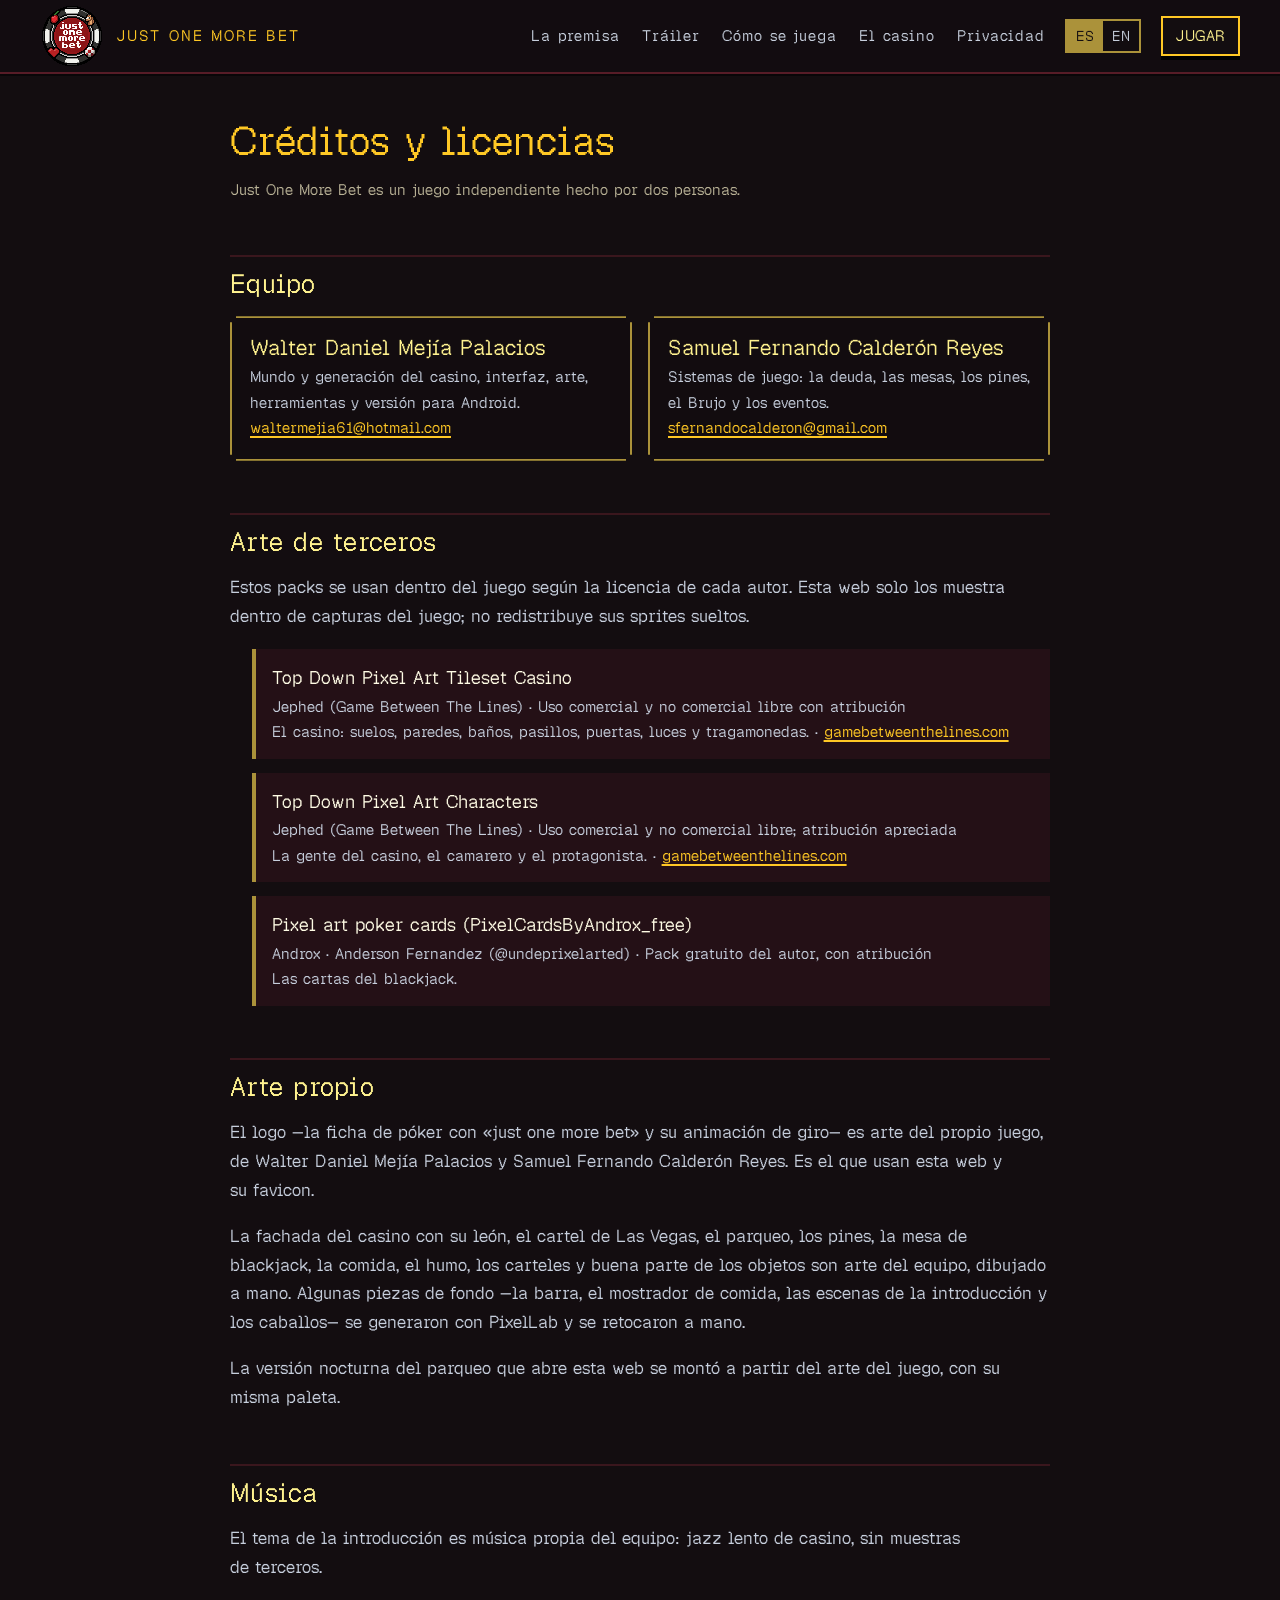
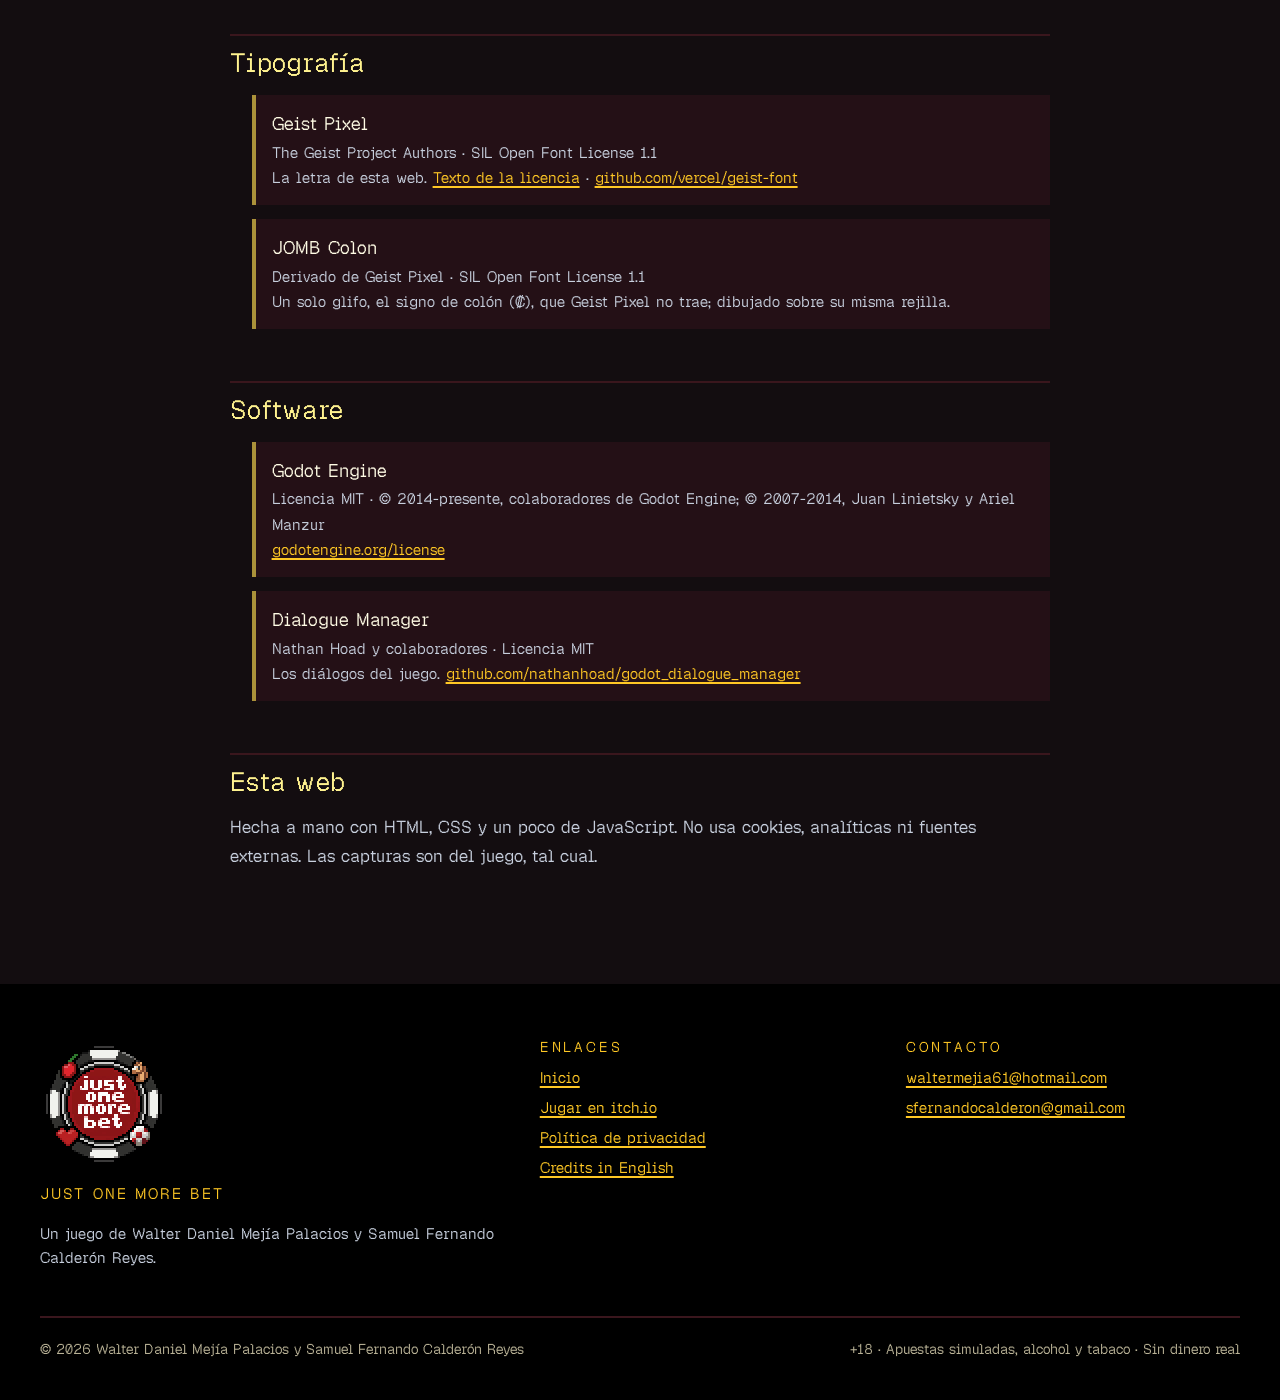
<file: creditos/index.html>
<!doctype html>
<html lang="es">
<head>
	<meta charset="utf-8">
	<meta name="viewport" content="width=device-width, initial-scale=1, viewport-fit=cover">
	<title>Créditos y licencias · Just One More Bet</title>
	<meta name="description" content="Quién hace Just One More Bet y de dónde sale cada pieza: arte propio, packs de terceros con sus autores y licencias, la tipografía Geist Pixel y Godot Engine.">
	<link rel="canonical" href="https://just-one-more-bet-web.vercel.app/creditos">
	<link rel="alternate" hreflang="es" href="https://just-one-more-bet-web.vercel.app/creditos">
	<link rel="alternate" hreflang="en" href="https://just-one-more-bet-web.vercel.app/en/credits">
	<link rel="alternate" hreflang="x-default" href="https://just-one-more-bet-web.vercel.app/creditos">
	<meta name="theme-color" content="#130d10">
	<meta name="color-scheme" content="dark">
	<meta property="og:type" content="website">
	<meta property="og:site_name" content="Just One More Bet">
	<meta property="og:locale" content="es_LA">
	<meta property="og:title" content="Créditos y licencias · Just One More Bet">
	<meta property="og:description" content="Quién hace el juego y de dónde sale cada pieza.">
	<meta property="og:url" content="https://just-one-more-bet-web.vercel.app/creditos">
	<meta property="og:image" content="https://just-one-more-bet-web.vercel.app/assets/img/og/og-es.png?v=2">
	<meta name="twitter:card" content="summary_large_image">
	<link rel="icon" href="/favicon.ico" sizes="48x48">
	<link rel="icon" href="/assets/img/icons/favicon-64.png" type="image/png" sizes="64x64">
	<link rel="icon" href="/assets/img/icons/favicon-32.png" type="image/png" sizes="32x32">
	<link rel="apple-touch-icon" href="/assets/img/icons/apple-touch-icon.png">
	<link rel="manifest" href="/site.webmanifest">
	<link rel="stylesheet" href="/assets/css/site.css">
	<script src="/assets/js/menu.js" defer></script>
</head>
<body>
	<a class="skip-link" href="#contenido">Saltar al contenido</a>

	<header class="topbar is-solid">
		<div class="topbar__inner">
			<a class="brand" href="/" aria-label="Just One More Bet, inicio">
				<img class="brand__logo" src="/assets/img/logo/logo-spin.png" alt="" width="64" height="64">
				<span class="brand__name">JUST ONE MORE BET</span>
			</a>
			<nav class="topbar__nav" id="menu" popover aria-label="Secciones">
				<a href="/#premisa">La premisa</a>
				<a href="/#trailer">Tráiler</a>
				<a href="/#como-se-juega">Cómo se juega</a>
				<a href="/#casino">El casino</a>
				<a href="/privacidad">Privacidad</a>
			</nav>
			<div class="lang" role="group" aria-label="Idioma">
				<span aria-current="true" lang="es">ES</span>
				<a href="/en/credits" hreflang="en" lang="en">EN</a>
			</div>
			<a class="btn btn--small topbar__play" href="https://mohhamedsamu.itch.io/just-one-more-bet">Jugar</a>
			<button class="menu-toggle" type="button" popovertarget="menu" aria-label="Menú"><span aria-hidden="true"></span></button>
		</div>
	</header>

	<main id="contenido" class="doc">
		<article class="doc__wrap" aria-labelledby="titulo">
			<h1 id="titulo">Créditos y licencias</h1>
			<p class="doc__meta">Just One More Bet es un juego independiente hecho por dos personas.</p>

			<h2>Equipo</h2>
			<div class="people">
				<section class="person panel" aria-labelledby="p-walter">
					<h3 id="p-walter">Walter Daniel Mejía Palacios</h3>
					<p>Mundo y generación del casino, interfaz, arte, herramientas y versión para Android.</p>
					<p><a href="mailto:waltermejia61@hotmail.com">waltermejia61@hotmail.com</a></p>
				</section>
				<section class="person panel" aria-labelledby="p-samuel">
					<h3 id="p-samuel">Samuel Fernando Calderón Reyes</h3>
					<p>Sistemas de juego: la deuda, las mesas, los pines, el Brujo y los eventos.</p>
					<p><a href="mailto:sfernandocalderon@gmail.com">sfernandocalderon@gmail.com</a></p>
				</section>
			</div>

			<h2>Arte de terceros</h2>
			<p>Estos packs se usan dentro del juego según la licencia de cada autor. Esta web solo los muestra dentro de capturas del juego; no redistribuye sus sprites sueltos.</p>
			<ul class="credits-list">
				<li>
					<b>Top Down Pixel Art Tileset Casino</b>
					<span>Jephed (Game Between The Lines) · Uso comercial y no comercial libre con atribución</span>
					<span>El casino: suelos, paredes, baños, pasillos, puertas, luces y tragamonedas. · <a href="https://gamebetweenthelines.com/" rel="noopener">gamebetweenthelines.com</a></span>
				</li>
				<li>
					<b>Top Down Pixel Art Characters</b>
					<span>Jephed (Game Between The Lines) · Uso comercial y no comercial libre; atribución apreciada</span>
					<span>La gente del casino, el camarero y el protagonista. · <a href="https://gamebetweenthelines.com/" rel="noopener">gamebetweenthelines.com</a></span>
				</li>
				<li>
					<b>Pixel art poker cards (PixelCardsByAndrox_free)</b>
					<span>Androx · Anderson Fernandez (@undeprixelarted) · Pack gratuito del autor, con atribución</span>
					<span>Las cartas del blackjack.</span>
				</li>
			</ul>

			<h2>Arte propio</h2>
			<p>El logo —la ficha de póker con «just one more bet» y su animación de giro— es arte del propio juego, de Walter Daniel Mejía Palacios y Samuel Fernando Calderón Reyes. Es el que usan esta web y su favicon.</p>
			<p>La fachada del casino con su león, el cartel de Las Vegas, el parqueo, los pines, la mesa de blackjack, la comida, el humo, los carteles y buena parte de los objetos son arte del equipo, dibujado a mano. Algunas piezas de fondo —la barra, el mostrador de comida, las escenas de la introducción y los caballos— se generaron con PixelLab y se retocaron a mano.</p>
			<p>La versión nocturna del parqueo que abre esta web se montó a partir del arte del juego, con su misma paleta.</p>

			<h2>Música</h2>
			<p>El tema de la introducción es música propia del equipo: jazz lento de casino, sin muestras de terceros.</p>

			<h2>Tipografía</h2>
			<ul class="credits-list">
				<li>
					<b>Geist Pixel</b>
					<span>The Geist Project Authors · SIL Open Font License 1.1</span>
					<span>La letra de esta web. <a href="/assets/fonts/OFL.txt">Texto de la licencia</a> · <a href="https://github.com/vercel/geist-font" rel="noopener">github.com/vercel/geist-font</a></span>
				</li>
				<li>
					<b>JOMB Colon</b>
					<span>Derivado de Geist Pixel · SIL Open Font License 1.1</span>
					<span>Un solo glifo, el signo de colón (₡), que Geist Pixel no trae; dibujado sobre su misma rejilla.</span>
				</li>
			</ul>

			<h2>Software</h2>
			<ul class="credits-list">
				<li>
					<b>Godot Engine</b>
					<span>Licencia MIT · © 2014-presente, colaboradores de Godot Engine; © 2007-2014, Juan Linietsky y Ariel Manzur</span>
					<span><a href="https://godotengine.org/license" rel="noopener">godotengine.org/license</a></span>
				</li>
				<li>
					<b>Dialogue Manager</b>
					<span>Nathan Hoad y colaboradores · Licencia MIT</span>
					<span>Los diálogos del juego. <a href="https://github.com/nathanhoad/godot_dialogue_manager" rel="noopener">github.com/nathanhoad/godot_dialogue_manager</a></span>
				</li>
			</ul>

			<h2>Esta web</h2>
			<p>Hecha a mano con HTML, CSS y un poco de JavaScript. No usa cookies, analíticas ni fuentes externas. Las capturas son del juego, tal cual.</p>
		</article>
	</main>

	<footer class="footer">
		<div class="wrap">
			<div class="footer__grid">
				<div>
					<a class="brand brand--footer" href="/"><img class="pixelated" src="/assets/img/logo/logo-64.png" alt="" width="128" height="128"><span>JUST ONE MORE BET</span></a>
					<p style="margin-top:16px">Un juego de Walter Daniel Mejía Palacios y Samuel Fernando Calderón Reyes.</p>
				</div>
				<div>
					<h2>Enlaces</h2>
					<ul>
						<li><a href="/">Inicio</a></li>
						<li><a href="https://mohhamedsamu.itch.io/just-one-more-bet">Jugar en itch.io</a></li>
						<li><a href="/privacidad">Política de privacidad</a></li>
						<li><a href="/en/credits" hreflang="en" lang="en">Credits in English</a></li>
					</ul>
				</div>
				<div>
					<h2>Contacto</h2>
					<ul>
						<li><a href="mailto:waltermejia61@hotmail.com">waltermejia61@hotmail.com</a></li>
						<li><a href="mailto:sfernandocalderon@gmail.com">sfernandocalderon@gmail.com</a></li>
					</ul>
				</div>
			</div>
			<div class="footer__content">
				<span>© 2026 Walter Daniel Mejía Palacios y Samuel Fernando Calderón Reyes</span>
				<span>+18 · Apuestas simuladas, alcohol y tabaco · Sin dinero real</span>
			</div>
		</div>
	</footer>
</body>
</html>
</file>
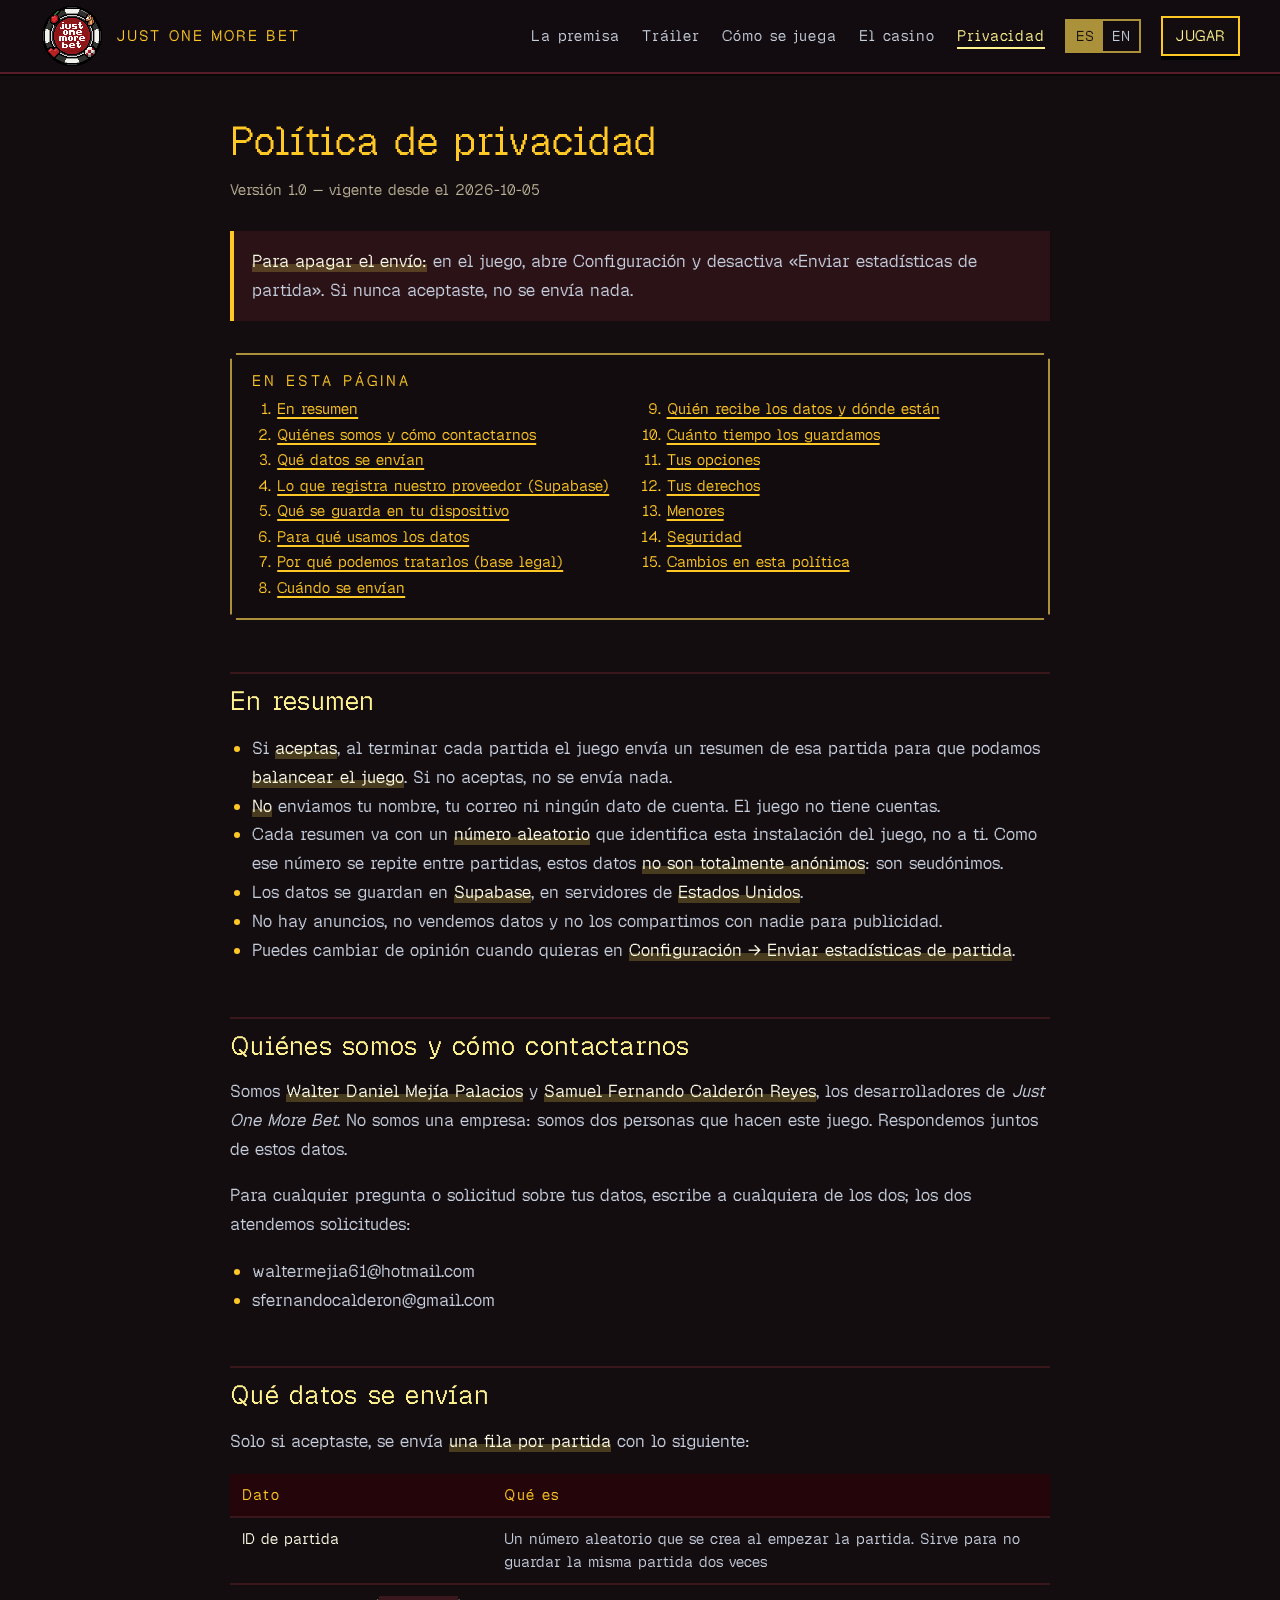
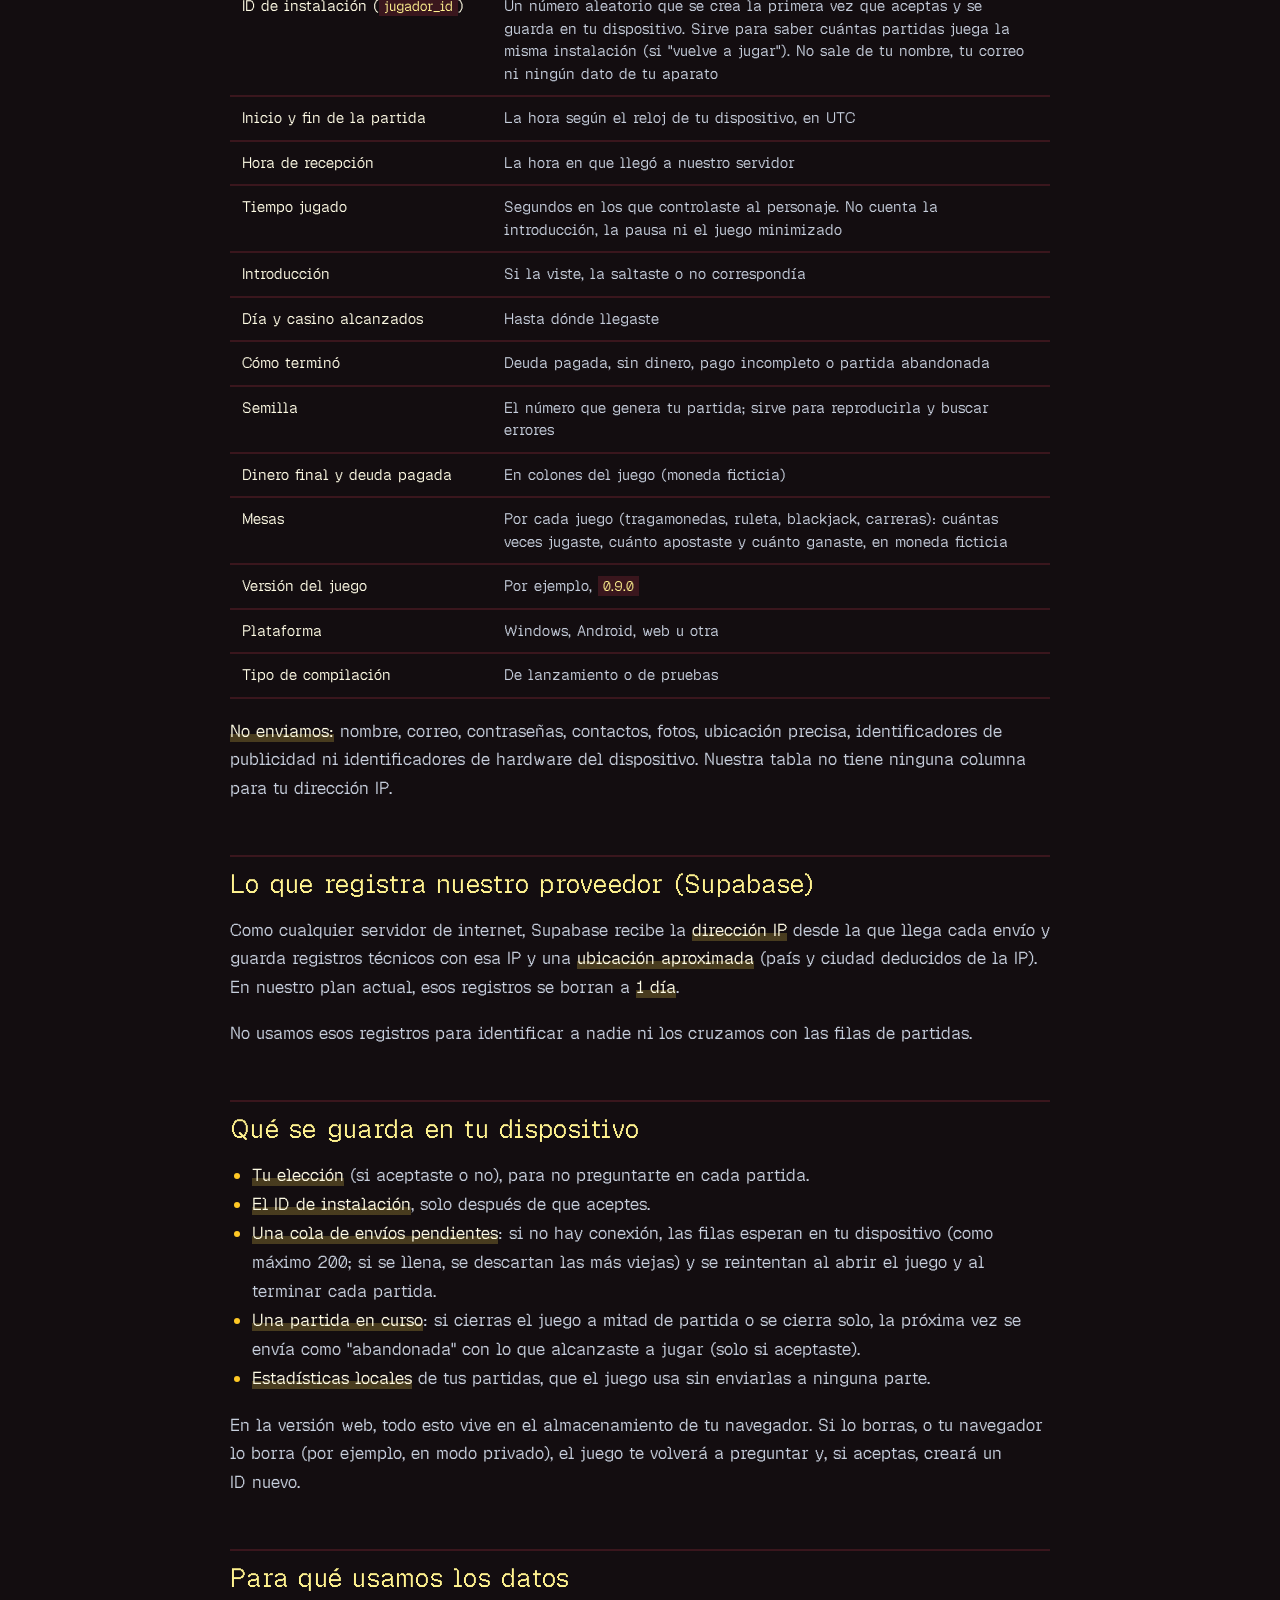
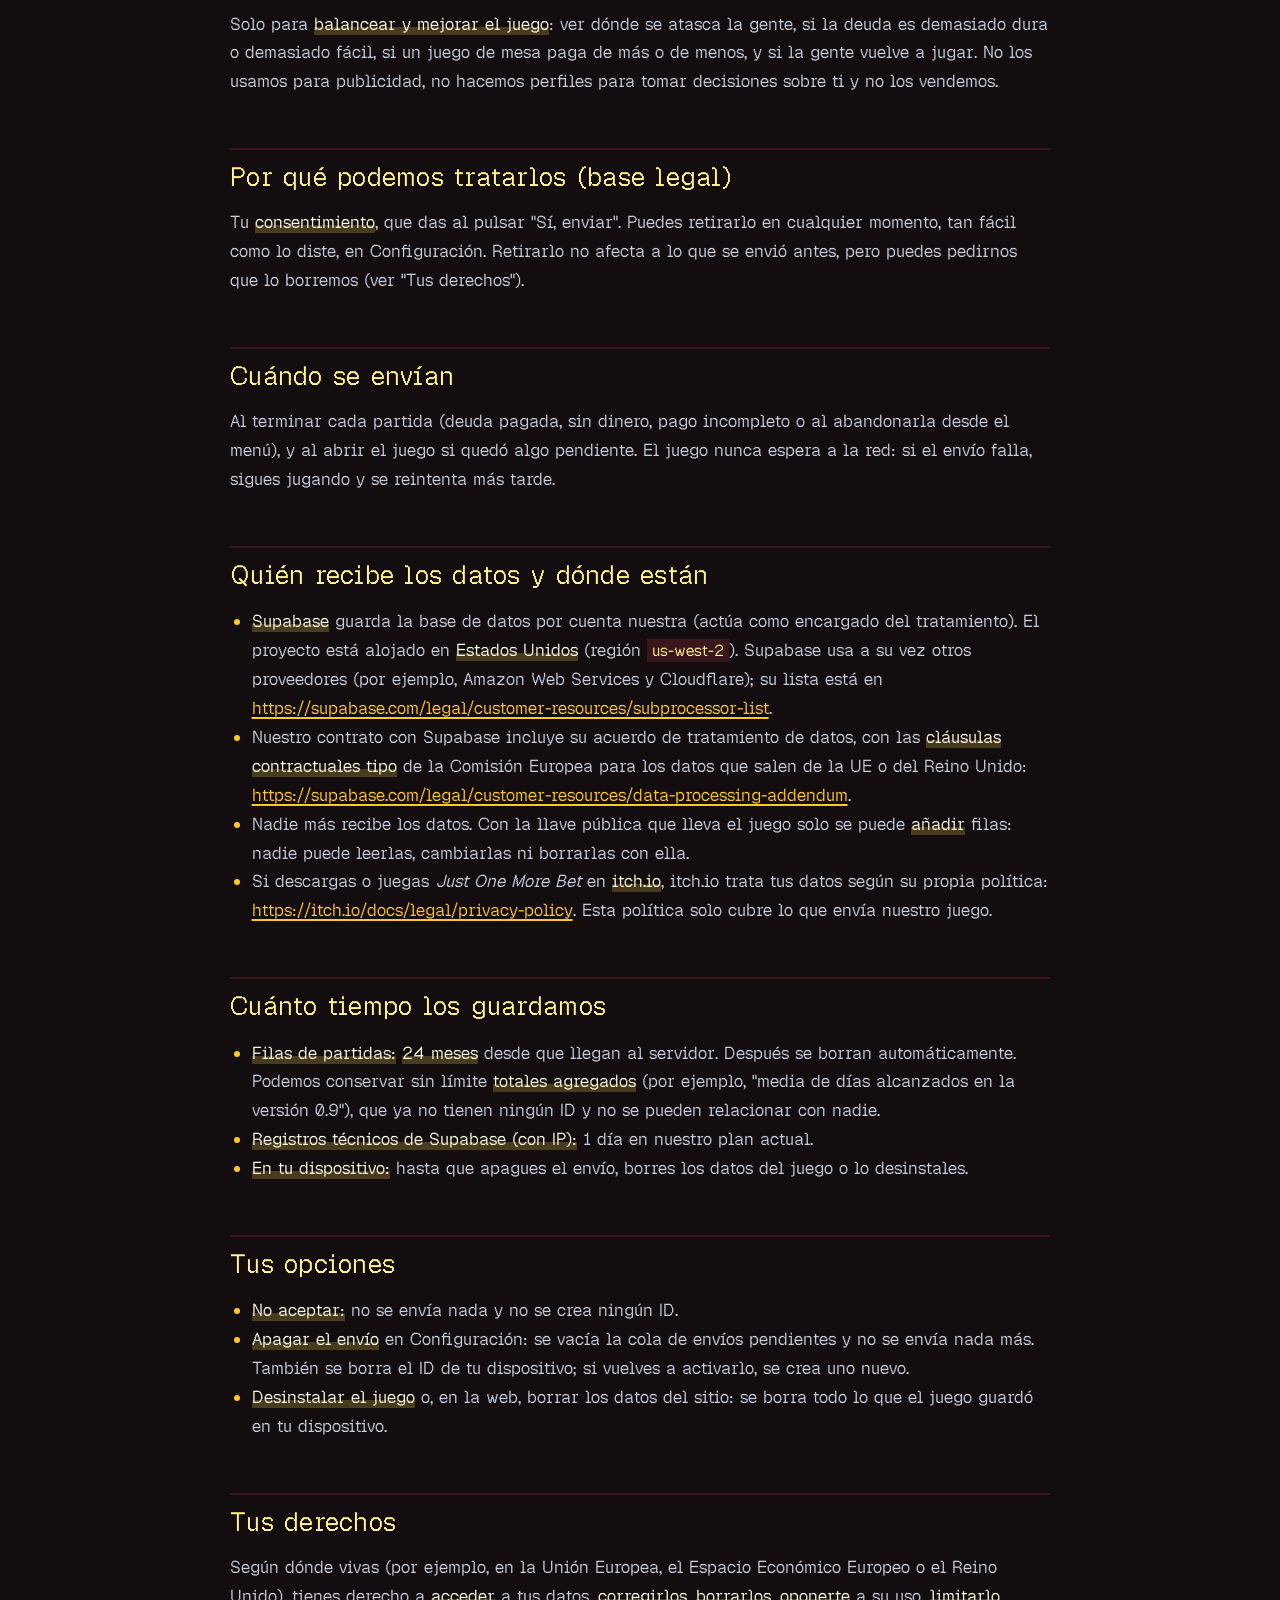
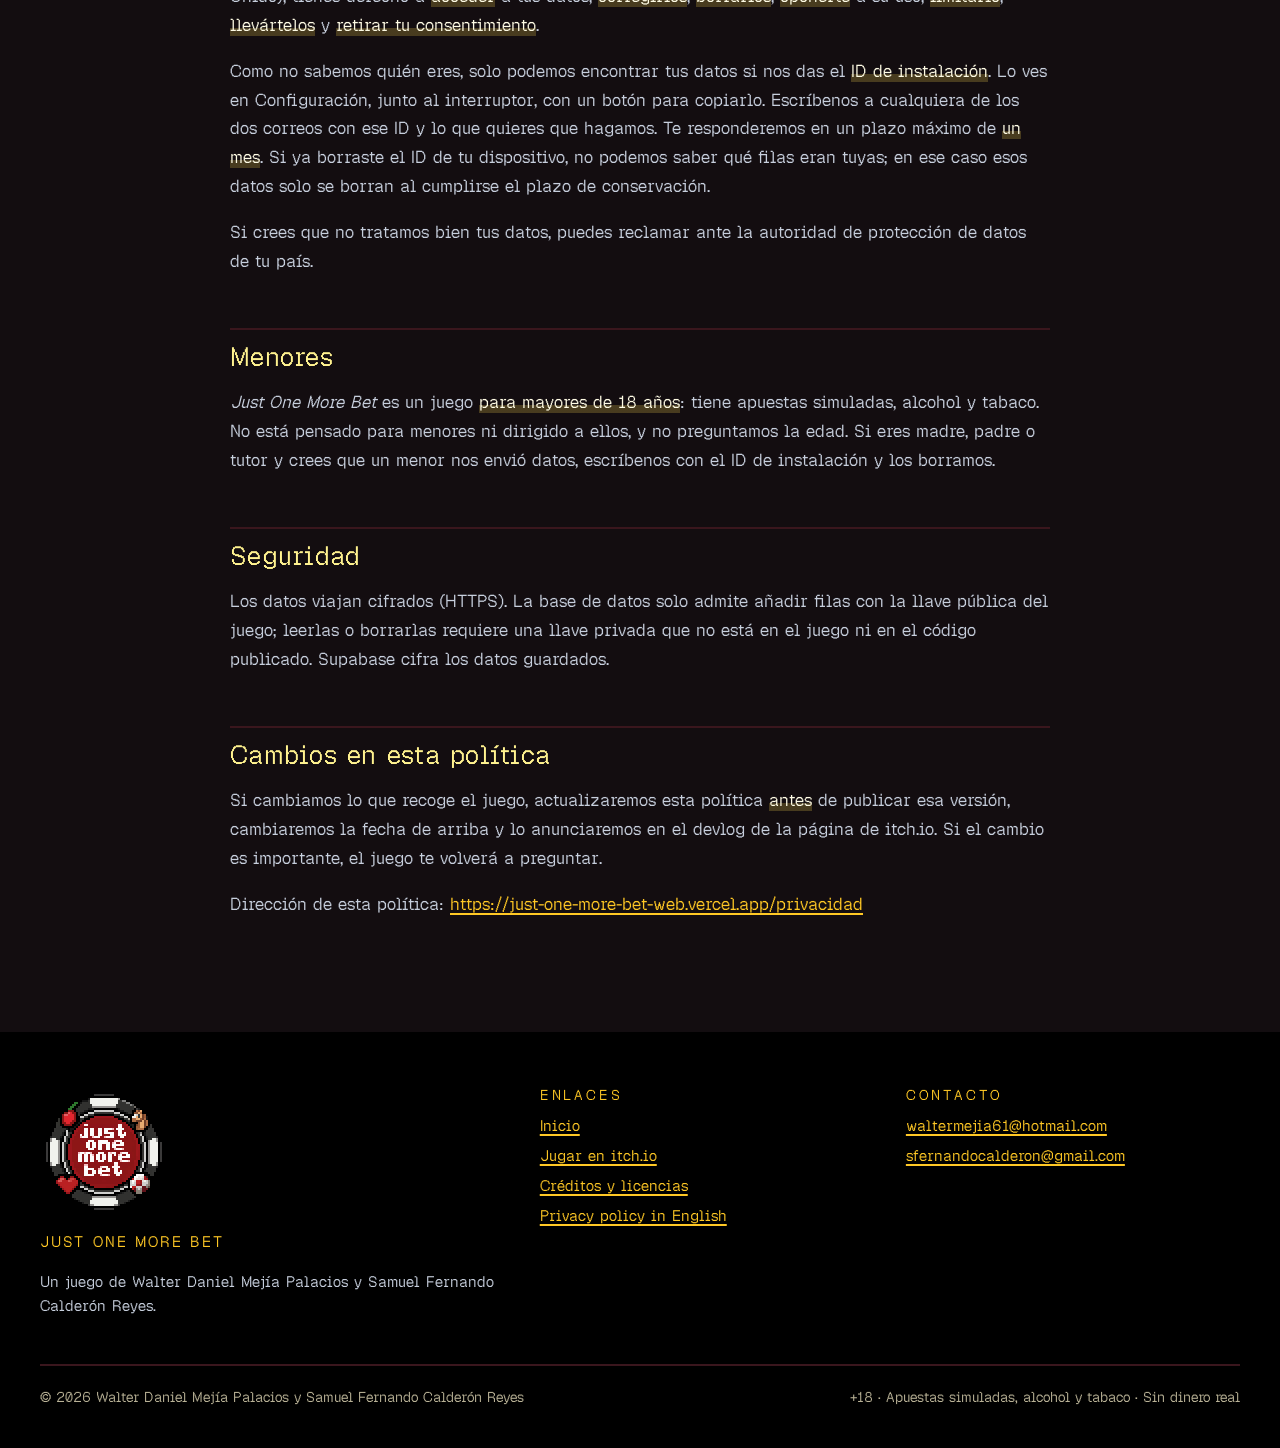
<file: privacidad/index.html>
<!doctype html>
<html lang="es">
<head>
	<meta charset="utf-8">
	<meta name="viewport" content="width=device-width, initial-scale=1, viewport-fit=cover">
	<title>Política de privacidad · Just One More Bet</title>
	<meta name="description" content="Qué datos envía Just One More Bet, solo si aceptas: un resumen de cada partida para balancear el juego. Cómo apagarlo y cómo ejercer tus derechos.">
	<link rel="canonical" href="https://just-one-more-bet-web.vercel.app/privacidad">
	<link rel="alternate" hreflang="es" href="https://just-one-more-bet-web.vercel.app/privacidad">
	<link rel="alternate" hreflang="en" href="https://just-one-more-bet-web.vercel.app/en/privacy">
	<link rel="alternate" hreflang="x-default" href="https://just-one-more-bet-web.vercel.app/privacidad">
	<meta name="theme-color" content="#130d10">
	<meta name="color-scheme" content="dark">
	<meta property="og:type" content="article">
	<meta property="og:site_name" content="Just One More Bet">
	<meta property="og:locale" content="es_LA">
	<meta property="og:title" content="Política de privacidad · Just One More Bet">
	<meta property="og:description" content="Qué datos envía el juego, solo si aceptas, y cómo apagarlo.">
	<meta property="og:url" content="https://just-one-more-bet-web.vercel.app/privacidad">
	<meta property="og:image" content="https://just-one-more-bet-web.vercel.app/assets/img/og/og-es.png?v=2">
	<meta name="twitter:card" content="summary_large_image">
	<link rel="icon" href="/favicon.ico" sizes="48x48">
	<link rel="icon" href="/assets/img/icons/favicon-64.png" type="image/png" sizes="64x64">
	<link rel="icon" href="/assets/img/icons/favicon-32.png" type="image/png" sizes="32x32">
	<link rel="apple-touch-icon" href="/assets/img/icons/apple-touch-icon.png">
	<link rel="manifest" href="/site.webmanifest">
	<link rel="stylesheet" href="/assets/css/site.css">
	<script src="/assets/js/menu.js" defer></script>
</head>
<body>
	<a class="skip-link" href="#contenido">Saltar al contenido</a>

	<header class="topbar is-solid">
		<div class="topbar__inner">
			<a class="brand" href="/" aria-label="Just One More Bet, inicio">
				<img class="brand__logo" src="/assets/img/logo/logo-spin.png" alt="" width="64" height="64">
				<span class="brand__name">JUST ONE MORE BET</span>
			</a>
			<nav class="topbar__nav" id="menu" popover aria-label="Secciones">
				<a href="/#premisa">La premisa</a>
				<a href="/#trailer">Tráiler</a>
				<a href="/#como-se-juega">Cómo se juega</a>
				<a href="/#casino">El casino</a>
				<a href="/privacidad" aria-current="page">Privacidad</a>
			</nav>
			<div class="lang" role="group" aria-label="Idioma">
				<span aria-current="true" lang="es">ES</span>
				<a href="/en/privacy" hreflang="en" lang="en">EN</a>
			</div>
			<a class="btn btn--small topbar__play" href="https://mohhamedsamu.itch.io/just-one-more-bet">Jugar</a>
			<button class="menu-toggle" type="button" popovertarget="menu" aria-label="Menú"><span aria-hidden="true"></span></button>
		</div>
	</header>

	<main id="contenido" class="doc">
		<article class="doc__wrap" aria-labelledby="titulo">
			<h1 id="titulo">Política de privacidad</h1>
			<!-- El texto de la politica se genera desde content/privacidad.es.md con
			     `python tools/build_privacy.py`, que rellena los dos bloques marcados (la version y
			     el cuerpo). Para cambiarlo a mano, edita solo lo que hay entre cada par de marcadores. -->
			<p class="doc__meta"><!-- PRIVACIDAD:VERSION -->Versión 1.0 — vigente desde el 2026-10-05<!-- /PRIVACIDAD:VERSION --></p>
			<div class="callout">
				<p><strong>Para apagar el envío:</strong> en el juego, abre Configuración y desactiva «Enviar estadísticas de partida». Si nunca aceptaste, no se envía nada.</p>
			</div>
<!-- PRIVACIDAD:INICIO -->
<nav class="toc panel" aria-labelledby="toc-titulo"><h2 id="toc-titulo">En esta página</h2><ol><li><a href="#en-resumen">En resumen</a></li><li><a href="#quienes-somos-y-como-contactarnos">Quiénes somos y cómo contactarnos</a></li><li><a href="#que-datos-se-envian">Qué datos se envían</a></li><li><a href="#lo-que-registra-nuestro-proveedor-supabase">Lo que registra nuestro proveedor (Supabase)</a></li><li><a href="#que-se-guarda-en-tu-dispositivo">Qué se guarda en tu dispositivo</a></li><li><a href="#para-que-usamos-los-datos">Para qué usamos los datos</a></li><li><a href="#por-que-podemos-tratarlos-base-legal">Por qué podemos tratarlos (base legal)</a></li><li><a href="#cuando-se-envian">Cuándo se envían</a></li><li><a href="#quien-recibe-los-datos-y-donde-estan">Quién recibe los datos y dónde están</a></li><li><a href="#cuanto-tiempo-los-guardamos">Cuánto tiempo los guardamos</a></li><li><a href="#tus-opciones">Tus opciones</a></li><li><a href="#tus-derechos">Tus derechos</a></li><li><a href="#menores">Menores</a></li><li><a href="#seguridad">Seguridad</a></li><li><a href="#cambios-en-esta-politica">Cambios en esta política</a></li></ol></nav>
<h2 id="en-resumen">En resumen</h2>
<ul><li>Si <strong>aceptas</strong>, al terminar cada partida el juego envía un resumen de esa partida para que podamos <strong>balancear el juego</strong>. Si no aceptas, no se envía nada.</li><li><strong>No</strong> enviamos tu nombre, tu correo ni ningún dato de cuenta. El juego no tiene cuentas.</li><li>Cada resumen va con un <strong>número aleatorio</strong> que identifica esta instalación del juego, no a ti. Como ese número se repite entre partidas, estos datos <strong>no son totalmente anónimos</strong>: son seudónimos.</li><li>Los datos se guardan en <strong>Supabase</strong>, en servidores de <strong>Estados Unidos</strong>.</li><li>No hay anuncios, no vendemos datos y no los compartimos con nadie para publicidad.</li><li>Puedes cambiar de opinión cuando quieras en <strong>Configuración → Enviar estadísticas de partida</strong>.</li></ul>
<h2 id="quienes-somos-y-como-contactarnos">Quiénes somos y cómo contactarnos</h2>
<p>Somos <strong>Walter Daniel Mejía Palacios</strong> y <strong>Samuel Fernando Calderón Reyes</strong>, los desarrolladores de <em>Just One More Bet</em>. No somos una empresa: somos dos personas que hacen este juego. Respondemos juntos de estos datos.</p>
<p>Para cualquier pregunta o solicitud sobre tus datos, escribe a cualquiera de los dos; los dos atendemos solicitudes:</p>
<ul><li>waltermejia61@hotmail.com</li><li>sfernandocalderon@gmail.com</li></ul>
<h2 id="que-datos-se-envian">Qué datos se envían</h2>
<p>Solo si aceptaste, se envía <strong>una fila por partida</strong> con lo siguiente:</p>
<div class="table-wrap"><table><thead><tr><th scope="col">Dato</th><th scope="col">Qué es</th></tr></thead><tbody><tr><td data-label="Dato">ID de partida</td><td data-label="Qué es">Un número aleatorio que se crea al empezar la partida. Sirve para no guardar la misma partida dos veces</td></tr><tr><td data-label="Dato">ID de instalación (<code>jugador_id</code>)</td><td data-label="Qué es">Un número aleatorio que se crea la primera vez que aceptas y se guarda en tu dispositivo. Sirve para saber cuántas partidas juega la misma instalación (si "vuelve a jugar"). No sale de tu nombre, tu correo ni ningún dato de tu aparato</td></tr><tr><td data-label="Dato">Inicio y fin de la partida</td><td data-label="Qué es">La hora según el reloj de tu dispositivo, en UTC</td></tr><tr><td data-label="Dato">Hora de recepción</td><td data-label="Qué es">La hora en que llegó a nuestro servidor</td></tr><tr><td data-label="Dato">Tiempo jugado</td><td data-label="Qué es">Segundos en los que controlaste al personaje. No cuenta la introducción, la pausa ni el juego minimizado</td></tr><tr><td data-label="Dato">Introducción</td><td data-label="Qué es">Si la viste, la saltaste o no correspondía</td></tr><tr><td data-label="Dato">Día y casino alcanzados</td><td data-label="Qué es">Hasta dónde llegaste</td></tr><tr><td data-label="Dato">Cómo terminó</td><td data-label="Qué es">Deuda pagada, sin dinero, pago incompleto o partida abandonada</td></tr><tr><td data-label="Dato">Semilla</td><td data-label="Qué es">El número que genera tu partida; sirve para reproducirla y buscar errores</td></tr><tr><td data-label="Dato">Dinero final y deuda pagada</td><td data-label="Qué es">En colones del juego (moneda ficticia)</td></tr><tr><td data-label="Dato">Mesas</td><td data-label="Qué es">Por cada juego (tragamonedas, ruleta, blackjack, carreras): cuántas veces jugaste, cuánto apostaste y cuánto ganaste, en moneda ficticia</td></tr><tr><td data-label="Dato">Versión del juego</td><td data-label="Qué es">Por ejemplo, <code>0.9.0</code></td></tr><tr><td data-label="Dato">Plataforma</td><td data-label="Qué es">Windows, Android, web u otra</td></tr><tr><td data-label="Dato">Tipo de compilación</td><td data-label="Qué es">De lanzamiento o de pruebas</td></tr></tbody></table></div>
<p><strong>No enviamos:</strong> nombre, correo, contraseñas, contactos, fotos, ubicación precisa, identificadores de publicidad ni identificadores de hardware del dispositivo. Nuestra tabla no tiene ninguna columna para tu dirección IP.</p>
<h2 id="lo-que-registra-nuestro-proveedor-supabase">Lo que registra nuestro proveedor (Supabase)</h2>
<p>Como cualquier servidor de internet, Supabase recibe la <strong>dirección IP</strong> desde la que llega cada envío y guarda registros técnicos con esa IP y una <strong>ubicación aproximada</strong> (país y ciudad deducidos de la IP). En nuestro plan actual, esos registros se borran a <strong>1 día</strong>.</p>
<p>No usamos esos registros para identificar a nadie ni los cruzamos con las filas de partidas.</p>
<h2 id="que-se-guarda-en-tu-dispositivo">Qué se guarda en tu dispositivo</h2>
<ul><li><strong>Tu elección</strong> (si aceptaste o no), para no preguntarte en cada partida.</li><li><strong>El ID de instalación</strong>, solo después de que aceptes.</li><li><strong>Una cola de envíos pendientes</strong>: si no hay conexión, las filas esperan en tu dispositivo (como máximo 200; si se llena, se descartan las más viejas) y se reintentan al abrir el juego y al terminar cada partida.</li><li><strong>Una partida en curso</strong>: si cierras el juego a mitad de partida o se cierra solo, la próxima vez se envía como "abandonada" con lo que alcanzaste a jugar (solo si aceptaste).</li><li><strong>Estadísticas locales</strong> de tus partidas, que el juego usa sin enviarlas a ninguna parte.</li></ul>
<p>En la versión web, todo esto vive en el almacenamiento de tu navegador. Si lo borras, o tu navegador lo borra (por ejemplo, en modo privado), el juego te volverá a preguntar y, si aceptas, creará un ID nuevo.</p>
<h2 id="para-que-usamos-los-datos">Para qué usamos los datos</h2>
<p>Solo para <strong>balancear y mejorar el juego</strong>: ver dónde se atasca la gente, si la deuda es demasiado dura o demasiado fácil, si un juego de mesa paga de más o de menos, y si la gente vuelve a jugar. No los usamos para publicidad, no hacemos perfiles para tomar decisiones sobre ti y no los vendemos.</p>
<h2 id="por-que-podemos-tratarlos-base-legal">Por qué podemos tratarlos (base legal)</h2>
<p>Tu <strong>consentimiento</strong>, que das al pulsar "Sí, enviar". Puedes retirarlo en cualquier momento, tan fácil como lo diste, en Configuración. Retirarlo no afecta a lo que se envió antes, pero puedes pedirnos que lo borremos (ver "Tus derechos").</p>
<h2 id="cuando-se-envian">Cuándo se envían</h2>
<p>Al terminar cada partida (deuda pagada, sin dinero, pago incompleto o al abandonarla desde el menú), y al abrir el juego si quedó algo pendiente. El juego nunca espera a la red: si el envío falla, sigues jugando y se reintenta más tarde.</p>
<h2 id="quien-recibe-los-datos-y-donde-estan">Quién recibe los datos y dónde están</h2>
<ul><li><strong>Supabase</strong> guarda la base de datos por cuenta nuestra (actúa como encargado del tratamiento). El proyecto está alojado en <strong>Estados Unidos</strong> (región <code>us-west-2</code>). Supabase usa a su vez otros proveedores (por ejemplo, Amazon Web Services y Cloudflare); su lista está en <a href="https://supabase.com/legal/customer-resources/subprocessor-list" rel="noopener">https://supabase.com/legal/customer-resources/subprocessor-list</a>.</li><li>Nuestro contrato con Supabase incluye su acuerdo de tratamiento de datos, con las <strong>cláusulas contractuales tipo</strong> de la Comisión Europea para los datos que salen de la UE o del Reino Unido: <a href="https://supabase.com/legal/customer-resources/data-processing-addendum" rel="noopener">https://supabase.com/legal/customer-resources/data-processing-addendum</a>.</li><li>Nadie más recibe los datos. Con la llave pública que lleva el juego solo se puede <strong>añadir</strong> filas: nadie puede leerlas, cambiarlas ni borrarlas con ella.</li><li>Si descargas o juegas <em>Just One More Bet</em> en <strong>itch.io</strong>, itch.io trata tus datos según su propia política: <a href="https://itch.io/docs/legal/privacy-policy" rel="noopener">https://itch.io/docs/legal/privacy-policy</a>. Esta política solo cubre lo que envía nuestro juego.</li></ul>
<h2 id="cuanto-tiempo-los-guardamos">Cuánto tiempo los guardamos</h2>
<ul><li><strong>Filas de partidas:</strong> <strong>24 meses</strong> desde que llegan al servidor. Después se borran automáticamente. Podemos conservar sin límite <strong>totales agregados</strong> (por ejemplo, "media de días alcanzados en la versión 0.9"), que ya no tienen ningún ID y no se pueden relacionar con nadie.</li><li><strong>Registros técnicos de Supabase (con IP):</strong> 1 día en nuestro plan actual.</li><li><strong>En tu dispositivo:</strong> hasta que apagues el envío, borres los datos del juego o lo desinstales.</li></ul>
<h2 id="tus-opciones">Tus opciones</h2>
<ul><li><strong>No aceptar:</strong> no se envía nada y no se crea ningún ID.</li><li><strong>Apagar el envío</strong> en Configuración: se vacía la cola de envíos pendientes y no se envía nada más. También se borra el ID de tu dispositivo; si vuelves a activarlo, se crea uno nuevo.</li><li><strong>Desinstalar el juego</strong> o, en la web, borrar los datos del sitio: se borra todo lo que el juego guardó en tu dispositivo.</li></ul>
<h2 id="tus-derechos">Tus derechos</h2>
<p>Según dónde vivas (por ejemplo, en la Unión Europea, el Espacio Económico Europeo o el Reino Unido), tienes derecho a <strong>acceder</strong> a tus datos, <strong>corregirlos</strong>, <strong>borrarlos</strong>, <strong>oponerte</strong> a su uso, <strong>limitarlo</strong>, <strong>llevártelos</strong> y <strong>retirar tu consentimiento</strong>.</p>
<p>Como no sabemos quién eres, solo podemos encontrar tus datos si nos das el <strong>ID de instalación</strong>. Lo ves en Configuración, junto al interruptor, con un botón para copiarlo. Escríbenos a cualquiera de los dos correos con ese ID y lo que quieres que hagamos. Te responderemos en un plazo máximo de <strong>un mes</strong>. Si ya borraste el ID de tu dispositivo, no podemos saber qué filas eran tuyas; en ese caso esos datos solo se borran al cumplirse el plazo de conservación.</p>
<p>Si crees que no tratamos bien tus datos, puedes reclamar ante la autoridad de protección de datos de tu país.</p>
<h2 id="menores">Menores</h2>
<p><em>Just One More Bet</em> es un juego <strong>para mayores de 18 años</strong>: tiene apuestas simuladas, alcohol y tabaco. No está pensado para menores ni dirigido a ellos, y no preguntamos la edad. Si eres madre, padre o tutor y crees que un menor nos envió datos, escríbenos con el ID de instalación y los borramos.</p>
<h2 id="seguridad">Seguridad</h2>
<p>Los datos viajan cifrados (HTTPS). La base de datos solo admite añadir filas con la llave pública del juego; leerlas o borrarlas requiere una llave privada que no está en el juego ni en el código publicado. Supabase cifra los datos guardados.</p>
<h2 id="cambios-en-esta-politica">Cambios en esta política</h2>
<p>Si cambiamos lo que recoge el juego, actualizaremos esta política <strong>antes</strong> de publicar esa versión, cambiaremos la fecha de arriba y lo anunciaremos en el devlog de la página de itch.io. Si el cambio es importante, el juego te volverá a preguntar.</p>
<p>Dirección de esta política: <a href="https://just-one-more-bet-web.vercel.app/privacidad" rel="noopener">https://just-one-more-bet-web.vercel.app/privacidad</a></p>
<!-- PRIVACIDAD:FIN -->
		</article>
	</main>

	<footer class="footer">
		<div class="wrap">
			<div class="footer__grid">
				<div>
					<a class="brand brand--footer" href="/"><img class="pixelated" src="/assets/img/logo/logo-64.png" alt="" width="128" height="128"><span>JUST ONE MORE BET</span></a>
					<p style="margin-top:16px">Un juego de Walter Daniel Mejía Palacios y Samuel Fernando Calderón Reyes.</p>
				</div>
				<div>
					<h2>Enlaces</h2>
					<ul>
						<li><a href="/">Inicio</a></li>
						<li><a href="https://mohhamedsamu.itch.io/just-one-more-bet">Jugar en itch.io</a></li>
						<li><a href="/creditos">Créditos y licencias</a></li>
						<li><a href="/en/privacy" hreflang="en" lang="en">Privacy policy in English</a></li>
					</ul>
				</div>
				<div>
					<h2>Contacto</h2>
					<ul>
						<li><a href="mailto:waltermejia61@hotmail.com">waltermejia61@hotmail.com</a></li>
						<li><a href="mailto:sfernandocalderon@gmail.com">sfernandocalderon@gmail.com</a></li>
					</ul>
				</div>
			</div>
			<div class="footer__content">
				<span>© 2026 Walter Daniel Mejía Palacios y Samuel Fernando Calderón Reyes</span>
				<span>+18 · Apuestas simuladas, alcohol y tabaco · Sin dinero real</span>
			</div>
		</div>
	</footer>
</body>
</html>
</file>
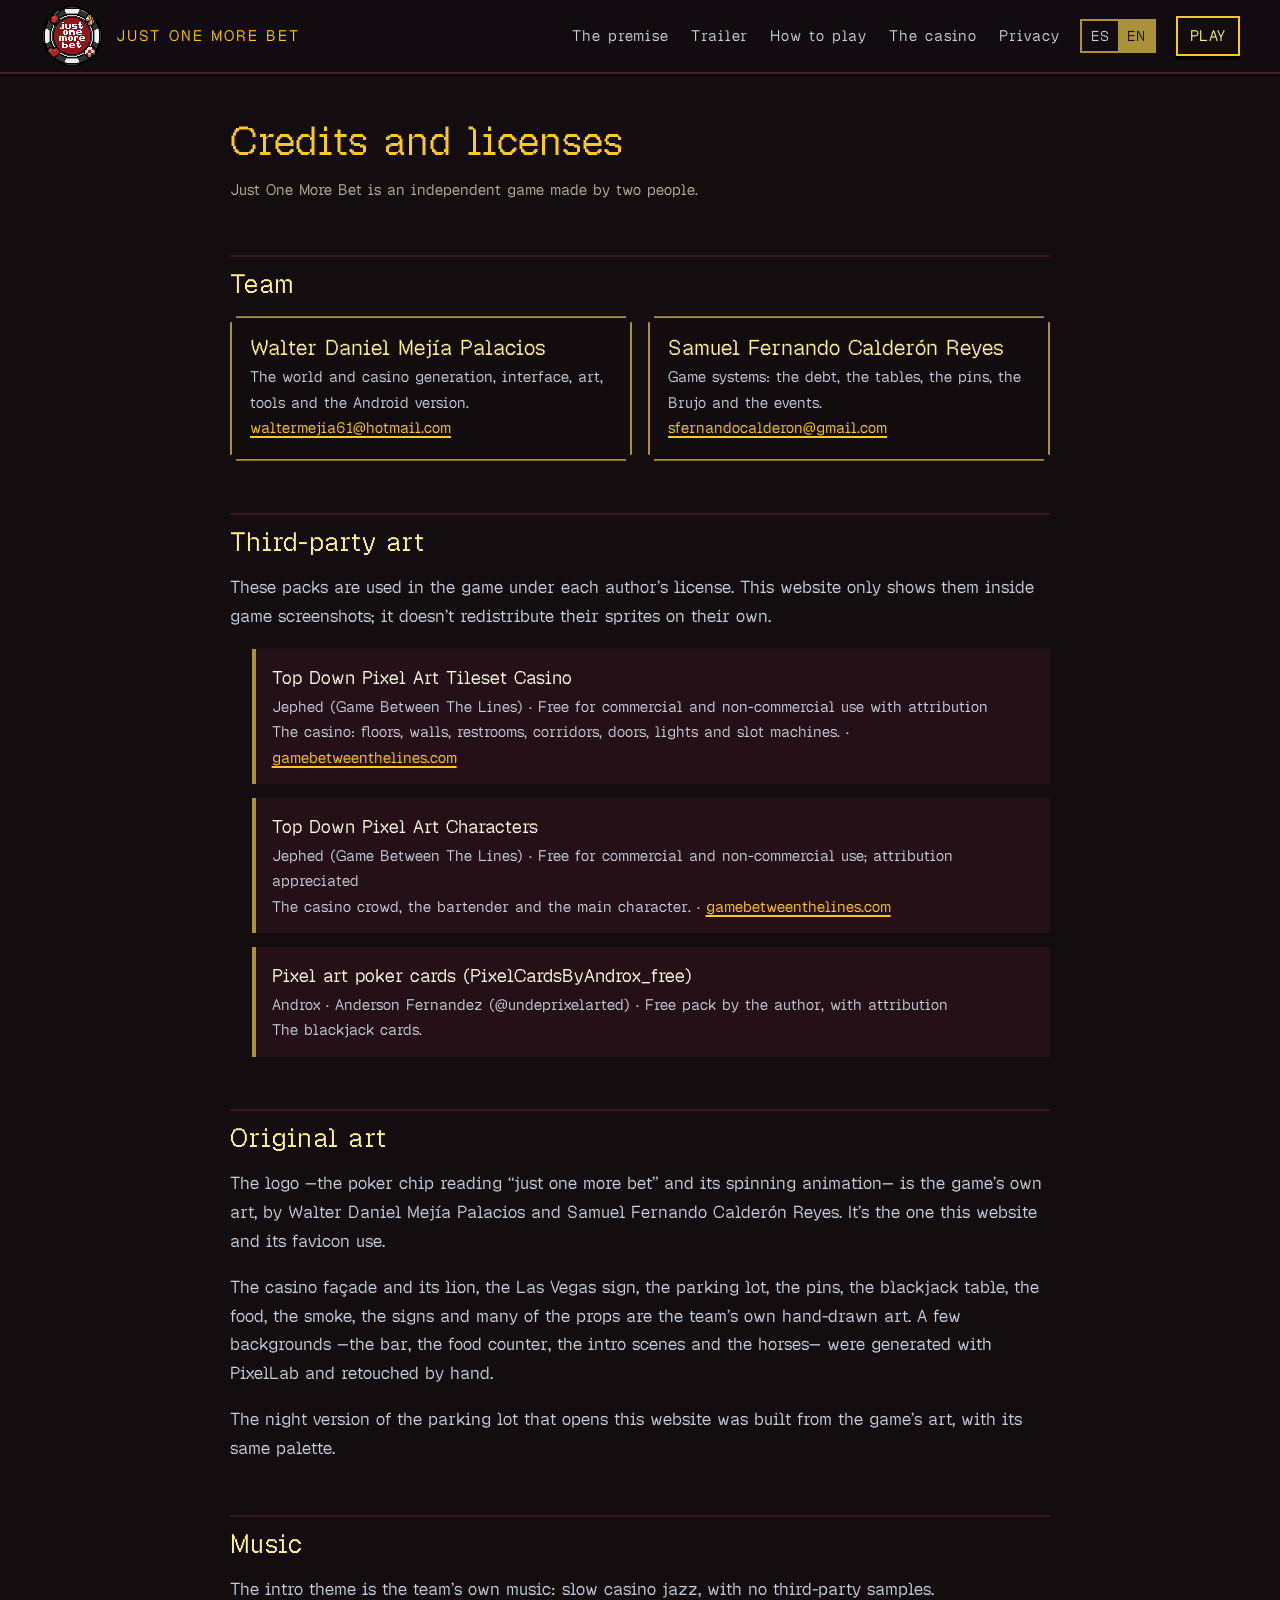
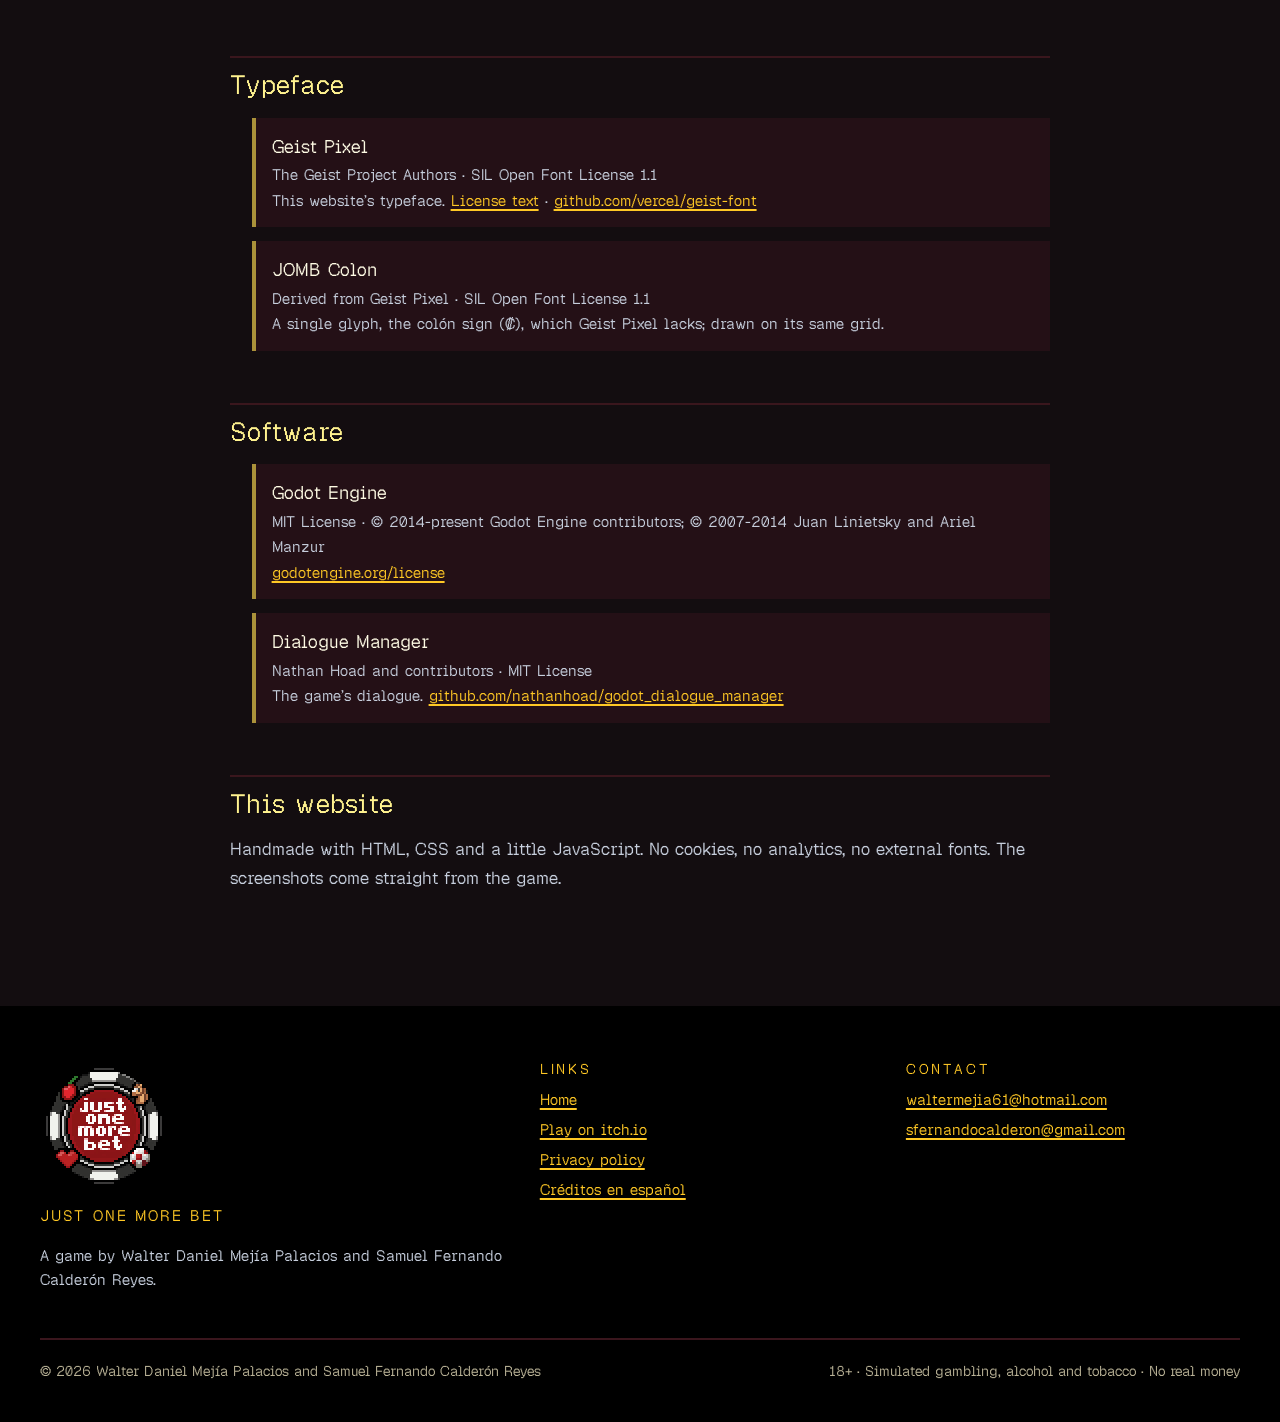
<file: en/credits/index.html>
<!doctype html>
<html lang="en">
<head>
	<meta charset="utf-8">
	<meta name="viewport" content="width=device-width, initial-scale=1, viewport-fit=cover">
	<title>Credits and licenses · Just One More Bet</title>
	<meta name="description" content="Who makes Just One More Bet and where every piece comes from: original art, third-party packs with their authors and licenses, the Geist Pixel typeface and Godot Engine.">
	<link rel="canonical" href="https://just-one-more-bet-web.vercel.app/en/credits">
	<link rel="alternate" hreflang="es" href="https://just-one-more-bet-web.vercel.app/creditos">
	<link rel="alternate" hreflang="en" href="https://just-one-more-bet-web.vercel.app/en/credits">
	<link rel="alternate" hreflang="x-default" href="https://just-one-more-bet-web.vercel.app/creditos">
	<meta name="theme-color" content="#130d10">
	<meta name="color-scheme" content="dark">
	<meta property="og:type" content="website">
	<meta property="og:site_name" content="Just One More Bet">
	<meta property="og:locale" content="en_US">
	<meta property="og:title" content="Credits and licenses · Just One More Bet">
	<meta property="og:description" content="Who makes the game and where every piece comes from.">
	<meta property="og:url" content="https://just-one-more-bet-web.vercel.app/en/credits">
	<meta property="og:image" content="https://just-one-more-bet-web.vercel.app/assets/img/og/og-en.png?v=2">
	<meta name="twitter:card" content="summary_large_image">
	<link rel="icon" href="/favicon.ico" sizes="48x48">
	<link rel="icon" href="/assets/img/icons/favicon-64.png" type="image/png" sizes="64x64">
	<link rel="icon" href="/assets/img/icons/favicon-32.png" type="image/png" sizes="32x32">
	<link rel="apple-touch-icon" href="/assets/img/icons/apple-touch-icon.png">
	<link rel="manifest" href="/site.webmanifest">
	<link rel="stylesheet" href="/assets/css/site.css">
	<script src="/assets/js/menu.js" defer></script>
</head>
<body>
	<a class="skip-link" href="#contenido">Skip to content</a>

	<header class="topbar is-solid">
		<div class="topbar__inner">
			<a class="brand" href="/en" aria-label="Just One More Bet, home">
				<img class="brand__logo" src="/assets/img/logo/logo-spin.png" alt="" width="64" height="64">
				<span class="brand__name">JUST ONE MORE BET</span>
			</a>
			<nav class="topbar__nav" id="menu" popover aria-label="Sections">
				<a href="/en#premise">The premise</a>
				<a href="/en#trailer">Trailer</a>
				<a href="/en#how-to-play">How to play</a>
				<a href="/en#casino">The casino</a>
				<a href="/en/privacy">Privacy</a>
			</nav>
			<div class="lang" role="group" aria-label="Language">
				<a href="/creditos" hreflang="es" lang="es">ES</a>
				<span aria-current="true" lang="en">EN</span>
			</div>
			<a class="btn btn--small topbar__play" href="https://mohhamedsamu.itch.io/just-one-more-bet">Play</a>
			<button class="menu-toggle" type="button" popovertarget="menu" aria-label="Menu"><span aria-hidden="true"></span></button>
		</div>
	</header>

	<main id="contenido" class="doc">
		<article class="doc__wrap" aria-labelledby="titulo">
			<h1 id="titulo">Credits and licenses</h1>
			<p class="doc__meta">Just One More Bet is an independent game made by two people.</p>

			<h2>Team</h2>
			<div class="people">
				<section class="person panel" aria-labelledby="p-walter">
					<h3 id="p-walter">Walter Daniel Mejía Palacios</h3>
					<p>The world and casino generation, interface, art, tools and the Android version.</p>
					<p><a href="mailto:waltermejia61@hotmail.com">waltermejia61@hotmail.com</a></p>
				</section>
				<section class="person panel" aria-labelledby="p-samuel">
					<h3 id="p-samuel">Samuel Fernando Calderón Reyes</h3>
					<p>Game systems: the debt, the tables, the pins, the Brujo and the events.</p>
					<p><a href="mailto:sfernandocalderon@gmail.com">sfernandocalderon@gmail.com</a></p>
				</section>
			</div>

			<h2>Third-party art</h2>
			<p>These packs are used in the game under each author’s license. This website only shows them inside game screenshots; it doesn’t redistribute their sprites on their own.</p>
			<ul class="credits-list">
				<li>
					<b>Top Down Pixel Art Tileset Casino</b>
					<span>Jephed (Game Between The Lines) · Free for commercial and non-commercial use with attribution</span>
					<span>The casino: floors, walls, restrooms, corridors, doors, lights and slot machines. · <a href="https://gamebetweenthelines.com/" rel="noopener">gamebetweenthelines.com</a></span>
				</li>
				<li>
					<b>Top Down Pixel Art Characters</b>
					<span>Jephed (Game Between The Lines) · Free for commercial and non-commercial use; attribution appreciated</span>
					<span>The casino crowd, the bartender and the main character. · <a href="https://gamebetweenthelines.com/" rel="noopener">gamebetweenthelines.com</a></span>
				</li>
				<li>
					<b>Pixel art poker cards (PixelCardsByAndrox_free)</b>
					<span>Androx · Anderson Fernandez (@undeprixelarted) · Free pack by the author, with attribution</span>
					<span>The blackjack cards.</span>
				</li>
			</ul>

			<h2>Original art</h2>
			<p>The logo —the poker chip reading “just one more bet” and its spinning animation— is the game’s own art, by Walter Daniel Mejía Palacios and Samuel Fernando Calderón Reyes. It’s the one this website and its favicon use.</p>
			<p>The casino façade and its lion, the Las Vegas sign, the parking lot, the pins, the blackjack table, the food, the smoke, the signs and many of the props are the team’s own hand-drawn art. A few backgrounds —the bar, the food counter, the intro scenes and the horses— were generated with PixelLab and retouched by hand.</p>
			<p>The night version of the parking lot that opens this website was built from the game’s art, with its same palette.</p>

			<h2>Music</h2>
			<p>The intro theme is the team’s own music: slow casino jazz, with no third-party samples.</p>

			<h2>Typeface</h2>
			<ul class="credits-list">
				<li>
					<b>Geist Pixel</b>
					<span>The Geist Project Authors · SIL Open Font License 1.1</span>
					<span>This website’s typeface. <a href="/assets/fonts/OFL.txt">License text</a> · <a href="https://github.com/vercel/geist-font" rel="noopener">github.com/vercel/geist-font</a></span>
				</li>
				<li>
					<b>JOMB Colon</b>
					<span>Derived from Geist Pixel · SIL Open Font License 1.1</span>
					<span>A single glyph, the colón sign (₡), which Geist Pixel lacks; drawn on its same grid.</span>
				</li>
			</ul>

			<h2>Software</h2>
			<ul class="credits-list">
				<li>
					<b>Godot Engine</b>
					<span>MIT License · © 2014-present Godot Engine contributors; © 2007-2014 Juan Linietsky and Ariel Manzur</span>
					<span><a href="https://godotengine.org/license" rel="noopener">godotengine.org/license</a></span>
				</li>
				<li>
					<b>Dialogue Manager</b>
					<span>Nathan Hoad and contributors · MIT License</span>
					<span>The game’s dialogue. <a href="https://github.com/nathanhoad/godot_dialogue_manager" rel="noopener">github.com/nathanhoad/godot_dialogue_manager</a></span>
				</li>
			</ul>

			<h2>This website</h2>
			<p>Handmade with HTML, CSS and a little JavaScript. No cookies, no analytics, no external fonts. The screenshots come straight from the game.</p>
		</article>
	</main>

	<footer class="footer">
		<div class="wrap">
			<div class="footer__grid">
				<div>
					<a class="brand brand--footer" href="/en"><img class="pixelated" src="/assets/img/logo/logo-64.png" alt="" width="128" height="128"><span>JUST ONE MORE BET</span></a>
					<p style="margin-top:16px">A game by Walter Daniel Mejía Palacios and Samuel Fernando Calderón Reyes.</p>
				</div>
				<div>
					<h2>Links</h2>
					<ul>
						<li><a href="/en">Home</a></li>
						<li><a href="https://mohhamedsamu.itch.io/just-one-more-bet">Play on itch.io</a></li>
						<li><a href="/en/privacy">Privacy policy</a></li>
						<li><a href="/creditos" hreflang="es" lang="es">Créditos en español</a></li>
					</ul>
				</div>
				<div>
					<h2>Contact</h2>
					<ul>
						<li><a href="mailto:waltermejia61@hotmail.com">waltermejia61@hotmail.com</a></li>
						<li><a href="mailto:sfernandocalderon@gmail.com">sfernandocalderon@gmail.com</a></li>
					</ul>
				</div>
			</div>
			<div class="footer__content">
				<span>© 2026 Walter Daniel Mejía Palacios and Samuel Fernando Calderón Reyes</span>
				<span>18+ · Simulated gambling, alcohol and tobacco · No real money</span>
			</div>
		</div>
	</footer>
</body>
</html>
</file>
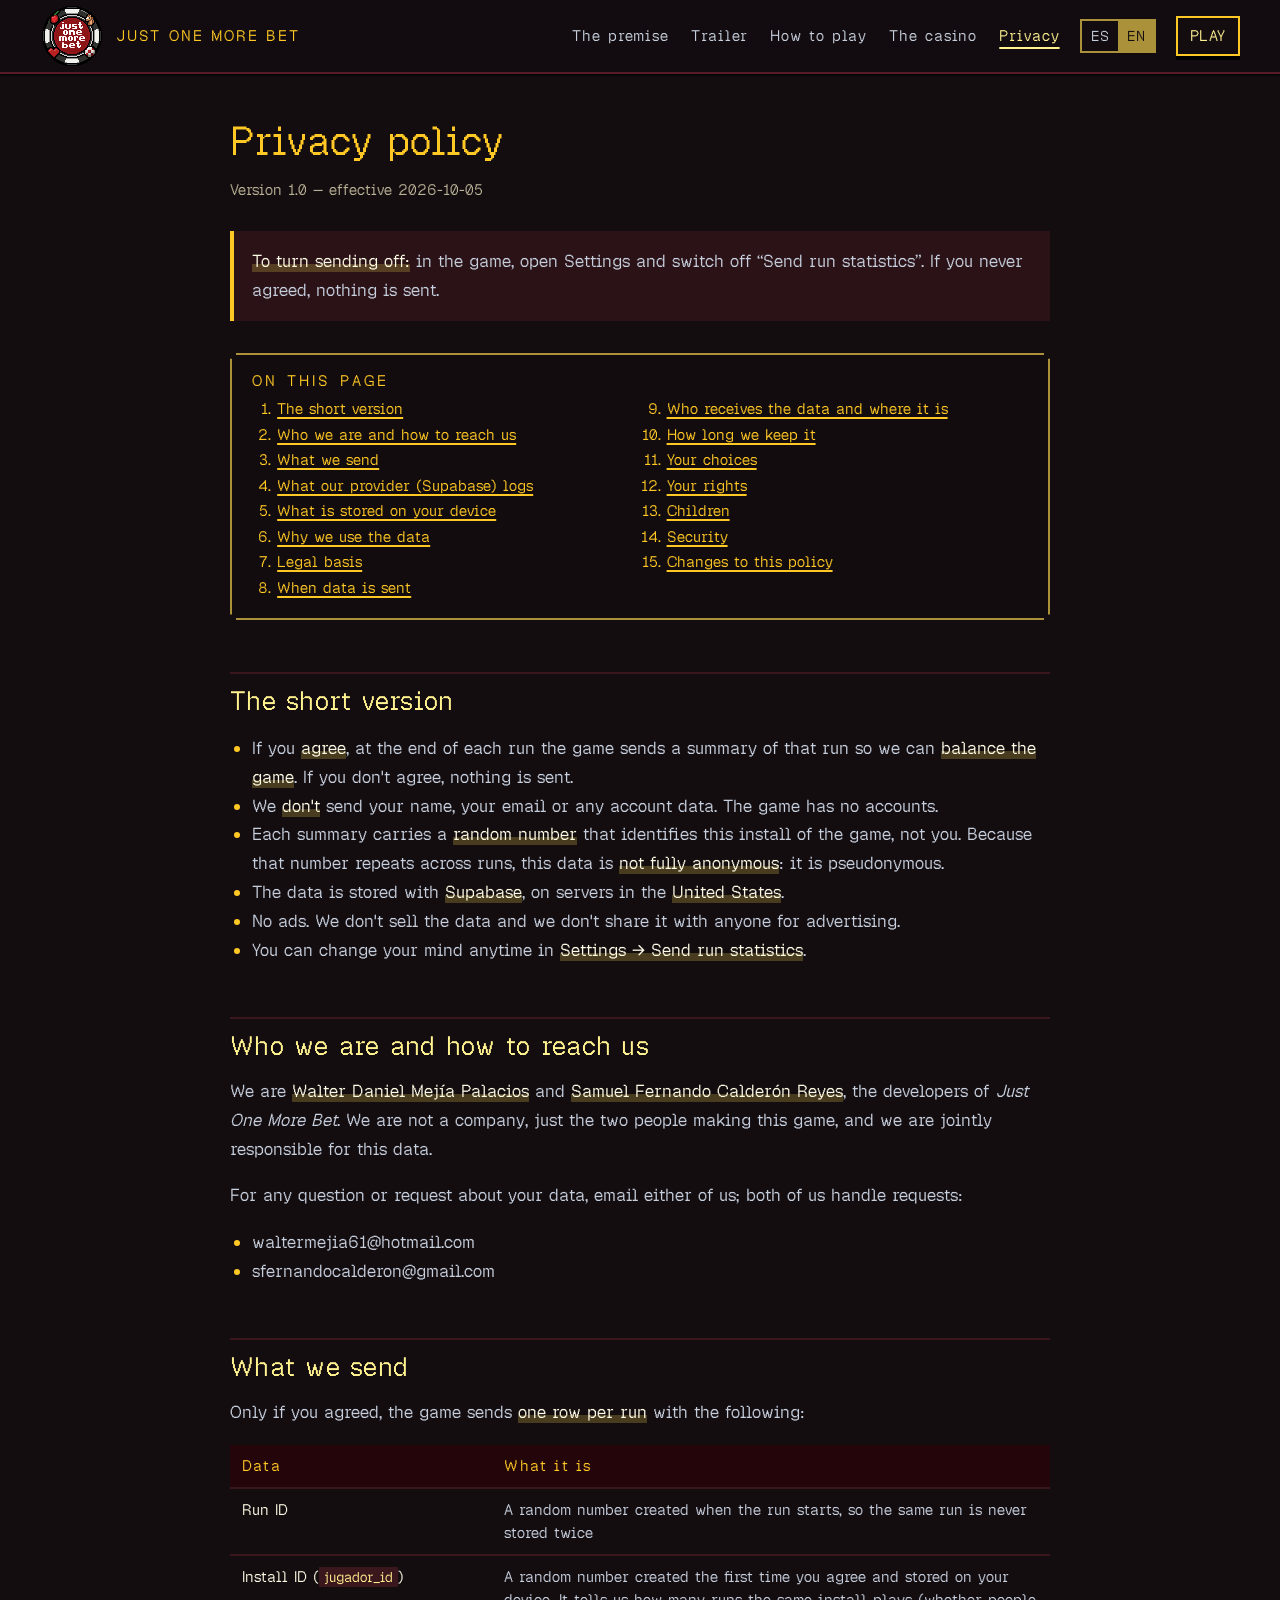
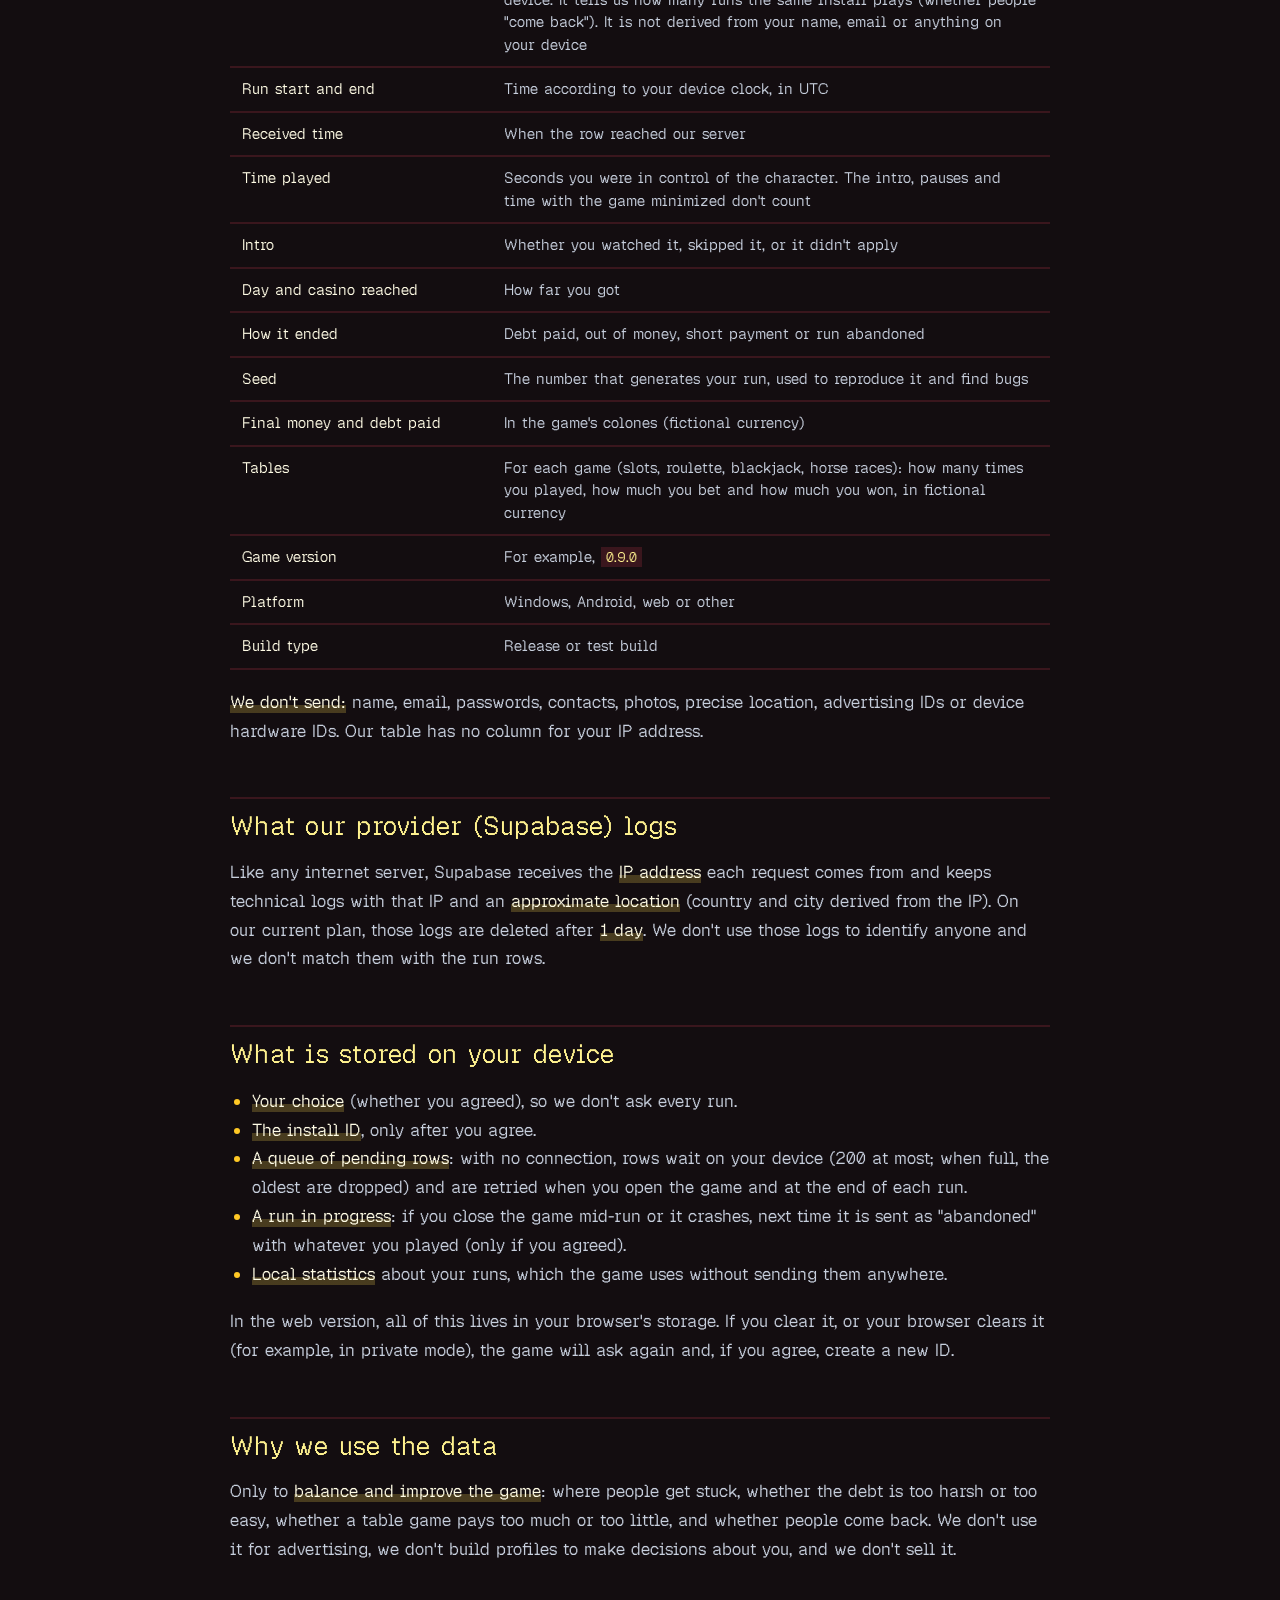
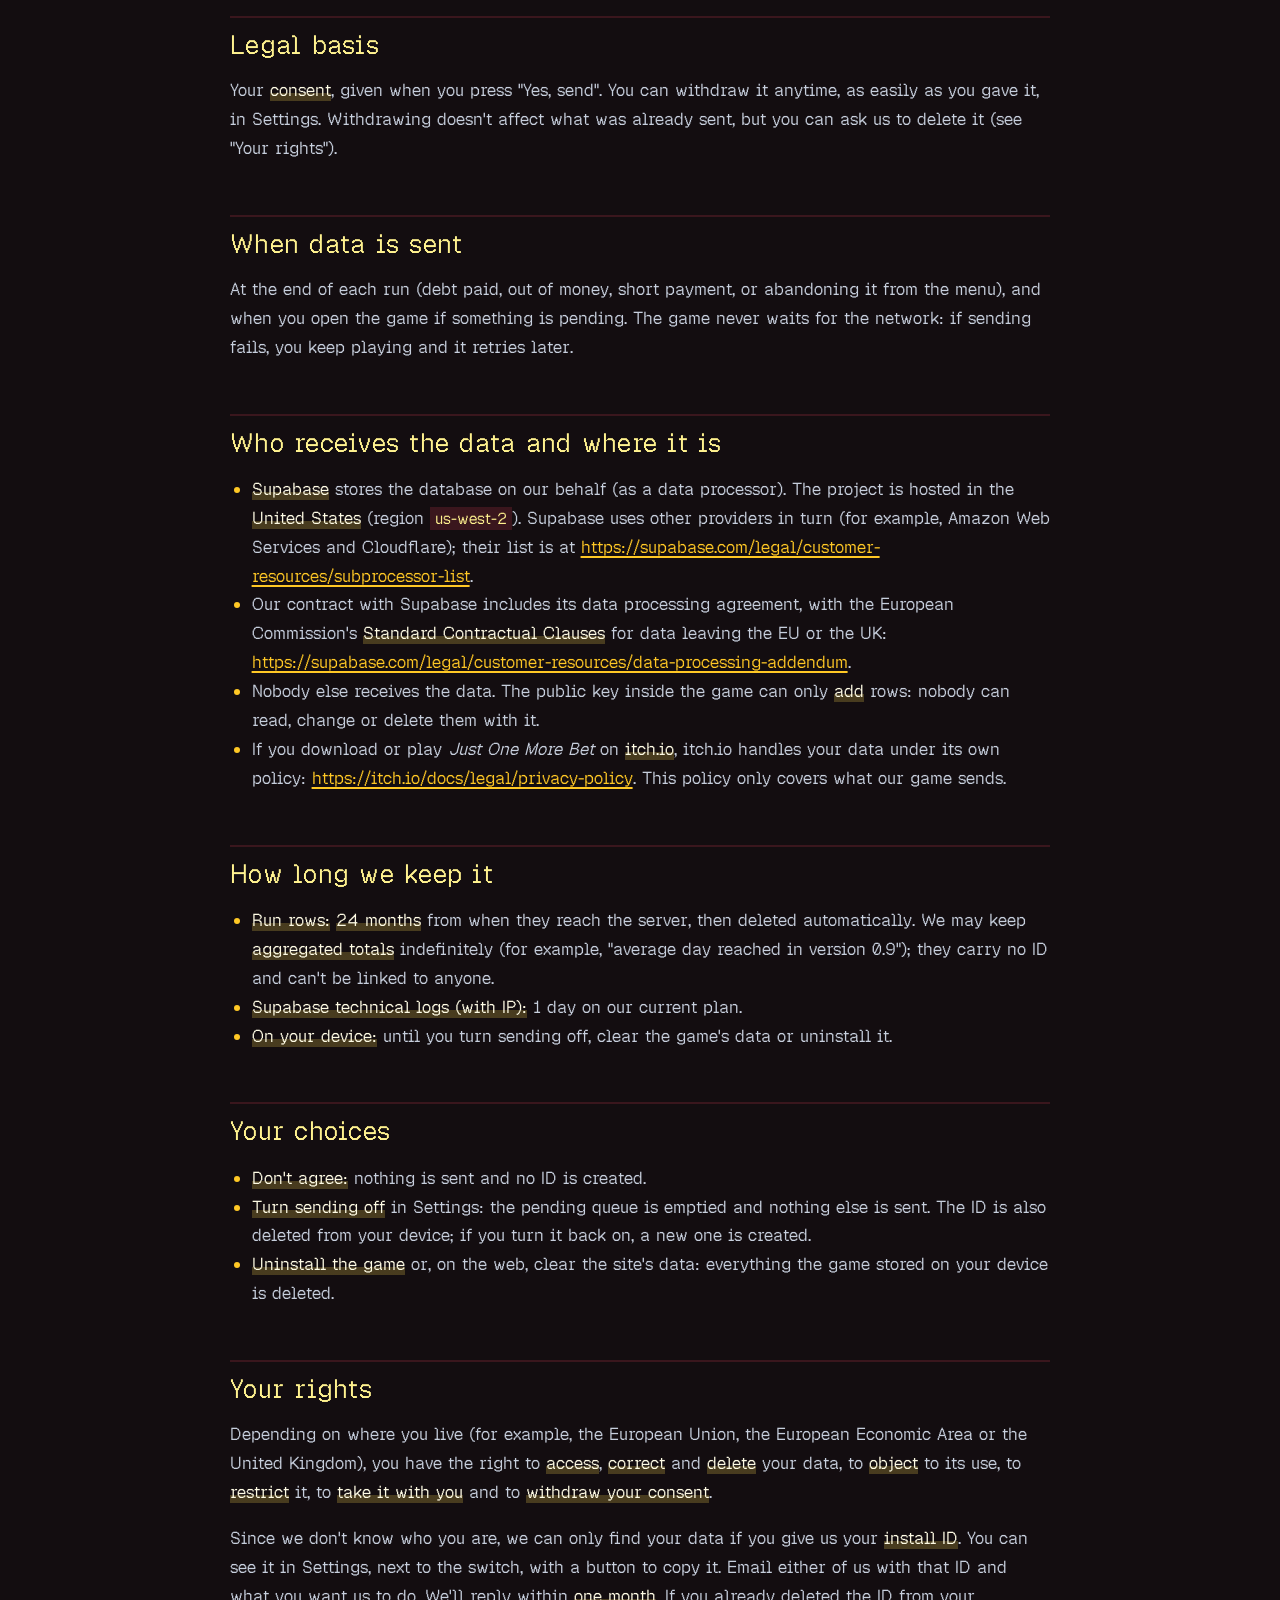
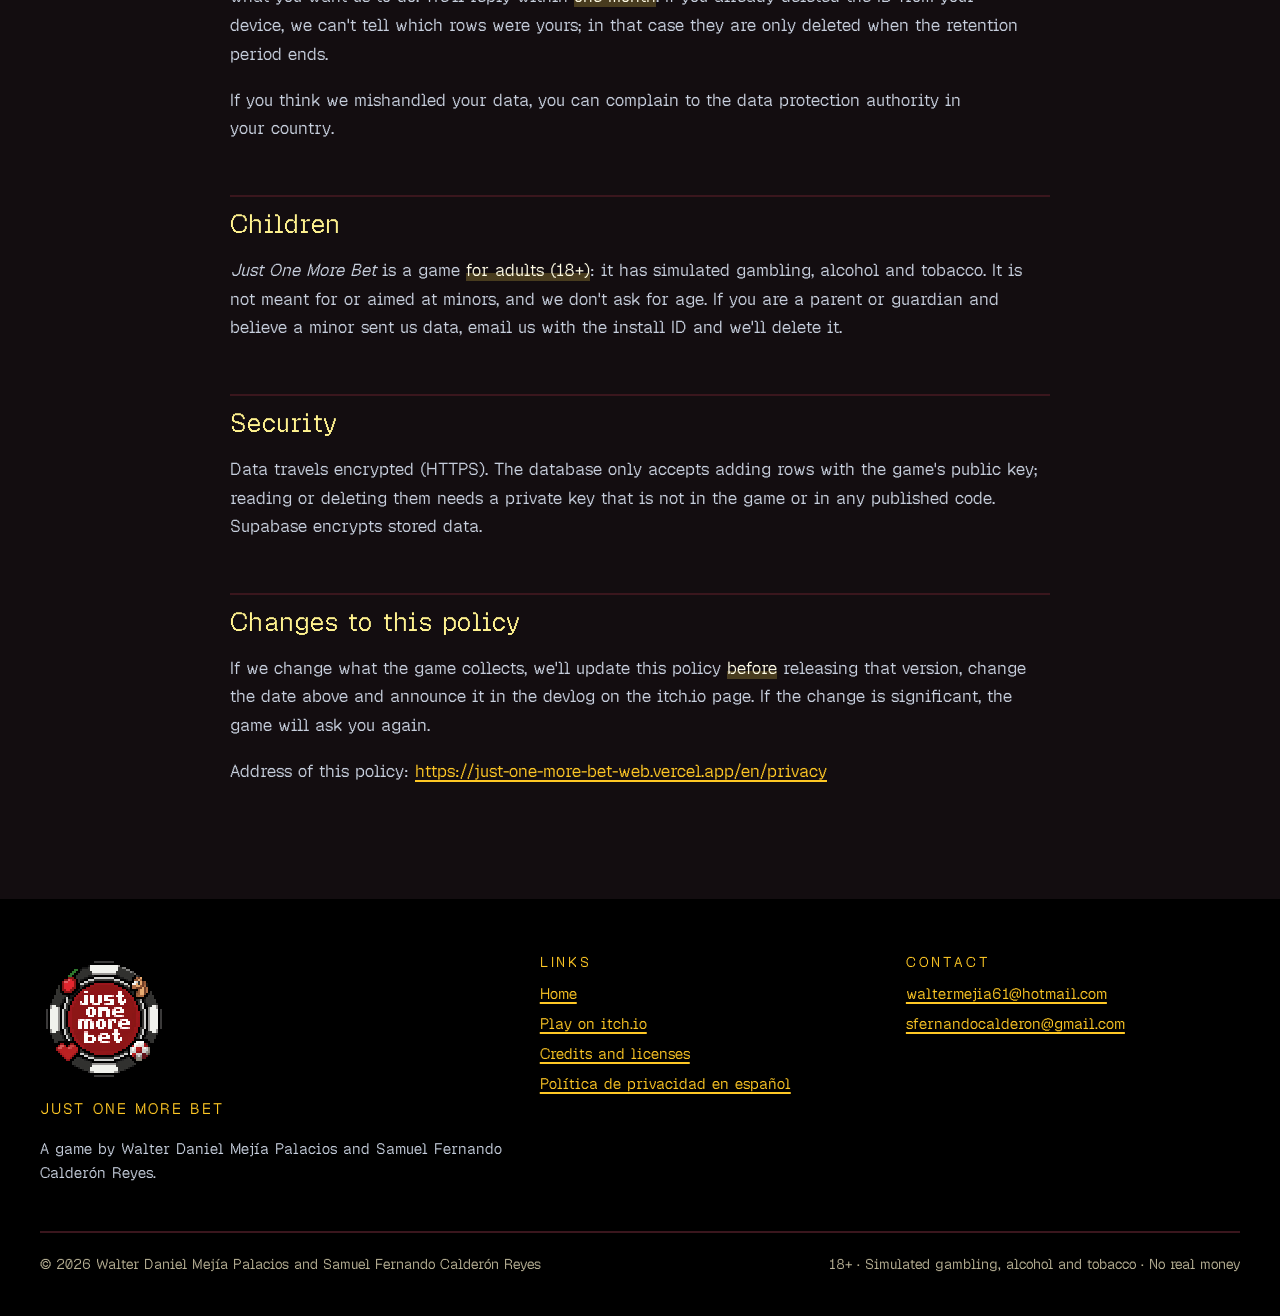
<file: en/privacy/index.html>
<!doctype html>
<html lang="en">
<head>
	<meta charset="utf-8">
	<meta name="viewport" content="width=device-width, initial-scale=1, viewport-fit=cover">
	<title>Privacy policy · Just One More Bet</title>
	<meta name="description" content="What Just One More Bet sends, only if you agree: a summary of each run to balance the game. How to turn it off and how to exercise your rights.">
	<link rel="canonical" href="https://just-one-more-bet-web.vercel.app/en/privacy">
	<link rel="alternate" hreflang="es" href="https://just-one-more-bet-web.vercel.app/privacidad">
	<link rel="alternate" hreflang="en" href="https://just-one-more-bet-web.vercel.app/en/privacy">
	<link rel="alternate" hreflang="x-default" href="https://just-one-more-bet-web.vercel.app/privacidad">
	<meta name="theme-color" content="#130d10">
	<meta name="color-scheme" content="dark">
	<meta property="og:type" content="article">
	<meta property="og:site_name" content="Just One More Bet">
	<meta property="og:locale" content="en_US">
	<meta property="og:title" content="Privacy policy · Just One More Bet">
	<meta property="og:description" content="What the game sends, only if you agree, and how to turn it off.">
	<meta property="og:url" content="https://just-one-more-bet-web.vercel.app/en/privacy">
	<meta property="og:image" content="https://just-one-more-bet-web.vercel.app/assets/img/og/og-en.png?v=2">
	<meta name="twitter:card" content="summary_large_image">
	<link rel="icon" href="/favicon.ico" sizes="48x48">
	<link rel="icon" href="/assets/img/icons/favicon-64.png" type="image/png" sizes="64x64">
	<link rel="icon" href="/assets/img/icons/favicon-32.png" type="image/png" sizes="32x32">
	<link rel="apple-touch-icon" href="/assets/img/icons/apple-touch-icon.png">
	<link rel="manifest" href="/site.webmanifest">
	<link rel="stylesheet" href="/assets/css/site.css">
	<script src="/assets/js/menu.js" defer></script>
</head>
<body>
	<a class="skip-link" href="#contenido">Skip to content</a>

	<header class="topbar is-solid">
		<div class="topbar__inner">
			<a class="brand" href="/en" aria-label="Just One More Bet, home">
				<img class="brand__logo" src="/assets/img/logo/logo-spin.png" alt="" width="64" height="64">
				<span class="brand__name">JUST ONE MORE BET</span>
			</a>
			<nav class="topbar__nav" id="menu" popover aria-label="Sections">
				<a href="/en#premise">The premise</a>
				<a href="/en#trailer">Trailer</a>
				<a href="/en#how-to-play">How to play</a>
				<a href="/en#casino">The casino</a>
				<a href="/en/privacy" aria-current="page">Privacy</a>
			</nav>
			<div class="lang" role="group" aria-label="Language">
				<a href="/privacidad" hreflang="es" lang="es">ES</a>
				<span aria-current="true" lang="en">EN</span>
			</div>
			<a class="btn btn--small topbar__play" href="https://mohhamedsamu.itch.io/just-one-more-bet">Play</a>
			<button class="menu-toggle" type="button" popovertarget="menu" aria-label="Menu"><span aria-hidden="true"></span></button>
		</div>
	</header>

	<main id="contenido" class="doc">
		<article class="doc__wrap" aria-labelledby="titulo">
			<h1 id="titulo">Privacy policy</h1>
			<!-- El texto de la politica se genera desde content/privacy.en.md con
			     `python tools/build_privacy.py`, que rellena los dos bloques marcados (la version y
			     el cuerpo). Para cambiarlo a mano, edita solo lo que hay entre cada par de marcadores. -->
			<p class="doc__meta"><!-- PRIVACY:VERSION -->Version 1.0 — effective 2026-10-05<!-- /PRIVACY:VERSION --></p>
			<div class="callout">
				<p><strong>To turn sending off:</strong> in the game, open Settings and switch off “Send run statistics”. If you never agreed, nothing is sent.</p>
			</div>
<!-- PRIVACY:START -->
<nav class="toc panel" aria-labelledby="toc-titulo"><h2 id="toc-titulo">On this page</h2><ol><li><a href="#the-short-version">The short version</a></li><li><a href="#who-we-are-and-how-to-reach-us">Who we are and how to reach us</a></li><li><a href="#what-we-send">What we send</a></li><li><a href="#what-our-provider-supabase-logs">What our provider (Supabase) logs</a></li><li><a href="#what-is-stored-on-your-device">What is stored on your device</a></li><li><a href="#why-we-use-the-data">Why we use the data</a></li><li><a href="#legal-basis">Legal basis</a></li><li><a href="#when-data-is-sent">When data is sent</a></li><li><a href="#who-receives-the-data-and-where-it-is">Who receives the data and where it is</a></li><li><a href="#how-long-we-keep-it">How long we keep it</a></li><li><a href="#your-choices">Your choices</a></li><li><a href="#your-rights">Your rights</a></li><li><a href="#children">Children</a></li><li><a href="#security">Security</a></li><li><a href="#changes-to-this-policy">Changes to this policy</a></li></ol></nav>
<h2 id="the-short-version">The short version</h2>
<ul><li>If you <strong>agree</strong>, at the end of each run the game sends a summary of that run so we can <strong>balance the game</strong>. If you don't agree, nothing is sent.</li><li>We <strong>don't</strong> send your name, your email or any account data. The game has no accounts.</li><li>Each summary carries a <strong>random number</strong> that identifies this install of the game, not you. Because that number repeats across runs, this data is <strong>not fully anonymous</strong>: it is pseudonymous.</li><li>The data is stored with <strong>Supabase</strong>, on servers in the <strong>United States</strong>.</li><li>No ads. We don't sell the data and we don't share it with anyone for advertising.</li><li>You can change your mind anytime in <strong>Settings → Send run statistics</strong>.</li></ul>
<h2 id="who-we-are-and-how-to-reach-us">Who we are and how to reach us</h2>
<p>We are <strong>Walter Daniel Mejía Palacios</strong> and <strong>Samuel Fernando Calderón Reyes</strong>, the developers of <em>Just One More Bet</em>. We are not a company, just the two people making this game, and we are jointly responsible for this data.</p>
<p>For any question or request about your data, email either of us; both of us handle requests:</p>
<ul><li>waltermejia61@hotmail.com</li><li>sfernandocalderon@gmail.com</li></ul>
<h2 id="what-we-send">What we send</h2>
<p>Only if you agreed, the game sends <strong>one row per run</strong> with the following:</p>
<div class="table-wrap"><table><thead><tr><th scope="col">Data</th><th scope="col">What it is</th></tr></thead><tbody><tr><td data-label="Data">Run ID</td><td data-label="What it is">A random number created when the run starts, so the same run is never stored twice</td></tr><tr><td data-label="Data">Install ID (<code>jugador_id</code>)</td><td data-label="What it is">A random number created the first time you agree and stored on your device. It tells us how many runs the same install plays (whether people "come back"). It is not derived from your name, email or anything on your device</td></tr><tr><td data-label="Data">Run start and end</td><td data-label="What it is">Time according to your device clock, in UTC</td></tr><tr><td data-label="Data">Received time</td><td data-label="What it is">When the row reached our server</td></tr><tr><td data-label="Data">Time played</td><td data-label="What it is">Seconds you were in control of the character. The intro, pauses and time with the game minimized don't count</td></tr><tr><td data-label="Data">Intro</td><td data-label="What it is">Whether you watched it, skipped it, or it didn't apply</td></tr><tr><td data-label="Data">Day and casino reached</td><td data-label="What it is">How far you got</td></tr><tr><td data-label="Data">How it ended</td><td data-label="What it is">Debt paid, out of money, short payment or run abandoned</td></tr><tr><td data-label="Data">Seed</td><td data-label="What it is">The number that generates your run, used to reproduce it and find bugs</td></tr><tr><td data-label="Data">Final money and debt paid</td><td data-label="What it is">In the game's colones (fictional currency)</td></tr><tr><td data-label="Data">Tables</td><td data-label="What it is">For each game (slots, roulette, blackjack, horse races): how many times you played, how much you bet and how much you won, in fictional currency</td></tr><tr><td data-label="Data">Game version</td><td data-label="What it is">For example, <code>0.9.0</code></td></tr><tr><td data-label="Data">Platform</td><td data-label="What it is">Windows, Android, web or other</td></tr><tr><td data-label="Data">Build type</td><td data-label="What it is">Release or test build</td></tr></tbody></table></div>
<p><strong>We don't send:</strong> name, email, passwords, contacts, photos, precise location, advertising IDs or device hardware IDs. Our table has no column for your IP address.</p>
<h2 id="what-our-provider-supabase-logs">What our provider (Supabase) logs</h2>
<p>Like any internet server, Supabase receives the <strong>IP address</strong> each request comes from and keeps technical logs with that IP and an <strong>approximate location</strong> (country and city derived from the IP). On our current plan, those logs are deleted after <strong>1 day</strong>. We don't use those logs to identify anyone and we don't match them with the run rows.</p>
<h2 id="what-is-stored-on-your-device">What is stored on your device</h2>
<ul><li><strong>Your choice</strong> (whether you agreed), so we don't ask every run.</li><li><strong>The install ID</strong>, only after you agree.</li><li><strong>A queue of pending rows</strong>: with no connection, rows wait on your device (200 at most; when full, the oldest are dropped) and are retried when you open the game and at the end of each run.</li><li><strong>A run in progress</strong>: if you close the game mid-run or it crashes, next time it is sent as "abandoned" with whatever you played (only if you agreed).</li><li><strong>Local statistics</strong> about your runs, which the game uses without sending them anywhere.</li></ul>
<p>In the web version, all of this lives in your browser's storage. If you clear it, or your browser clears it (for example, in private mode), the game will ask again and, if you agree, create a new ID.</p>
<h2 id="why-we-use-the-data">Why we use the data</h2>
<p>Only to <strong>balance and improve the game</strong>: where people get stuck, whether the debt is too harsh or too easy, whether a table game pays too much or too little, and whether people come back. We don't use it for advertising, we don't build profiles to make decisions about you, and we don't sell it.</p>
<h2 id="legal-basis">Legal basis</h2>
<p>Your <strong>consent</strong>, given when you press "Yes, send". You can withdraw it anytime, as easily as you gave it, in Settings. Withdrawing doesn't affect what was already sent, but you can ask us to delete it (see "Your rights").</p>
<h2 id="when-data-is-sent">When data is sent</h2>
<p>At the end of each run (debt paid, out of money, short payment, or abandoning it from the menu), and when you open the game if something is pending. The game never waits for the network: if sending fails, you keep playing and it retries later.</p>
<h2 id="who-receives-the-data-and-where-it-is">Who receives the data and where it is</h2>
<ul><li><strong>Supabase</strong> stores the database on our behalf (as a data processor). The project is hosted in the <strong>United States</strong> (region <code>us-west-2</code>). Supabase uses other providers in turn (for example, Amazon Web Services and Cloudflare); their list is at <a href="https://supabase.com/legal/customer-resources/subprocessor-list" rel="noopener">https://supabase.com/legal/customer-resources/subprocessor-list</a>.</li><li>Our contract with Supabase includes its data processing agreement, with the European Commission's <strong>Standard Contractual Clauses</strong> for data leaving the EU or the UK: <a href="https://supabase.com/legal/customer-resources/data-processing-addendum" rel="noopener">https://supabase.com/legal/customer-resources/data-processing-addendum</a>.</li><li>Nobody else receives the data. The public key inside the game can only <strong>add</strong> rows: nobody can read, change or delete them with it.</li><li>If you download or play <em>Just One More Bet</em> on <strong>itch.io</strong>, itch.io handles your data under its own policy: <a href="https://itch.io/docs/legal/privacy-policy" rel="noopener">https://itch.io/docs/legal/privacy-policy</a>. This policy only covers what our game sends.</li></ul>
<h2 id="how-long-we-keep-it">How long we keep it</h2>
<ul><li><strong>Run rows:</strong> <strong>24 months</strong> from when they reach the server, then deleted automatically. We may keep <strong>aggregated totals</strong> indefinitely (for example, "average day reached in version 0.9"); they carry no ID and can't be linked to anyone.</li><li><strong>Supabase technical logs (with IP):</strong> 1 day on our current plan.</li><li><strong>On your device:</strong> until you turn sending off, clear the game's data or uninstall it.</li></ul>
<h2 id="your-choices">Your choices</h2>
<ul><li><strong>Don't agree:</strong> nothing is sent and no ID is created.</li><li><strong>Turn sending off</strong> in Settings: the pending queue is emptied and nothing else is sent. The ID is also deleted from your device; if you turn it back on, a new one is created.</li><li><strong>Uninstall the game</strong> or, on the web, clear the site's data: everything the game stored on your device is deleted.</li></ul>
<h2 id="your-rights">Your rights</h2>
<p>Depending on where you live (for example, the European Union, the European Economic Area or the United Kingdom), you have the right to <strong>access</strong>, <strong>correct</strong> and <strong>delete</strong> your data, to <strong>object</strong> to its use, to <strong>restrict</strong> it, to <strong>take it with you</strong> and to <strong>withdraw your consent</strong>.</p>
<p>Since we don't know who you are, we can only find your data if you give us your <strong>install ID</strong>. You can see it in Settings, next to the switch, with a button to copy it. Email either of us with that ID and what you want us to do. We'll reply within <strong>one month</strong>. If you already deleted the ID from your device, we can't tell which rows were yours; in that case they are only deleted when the retention period ends.</p>
<p>If you think we mishandled your data, you can complain to the data protection authority in your country.</p>
<h2 id="children">Children</h2>
<p><em>Just One More Bet</em> is a game <strong>for adults (18+)</strong>: it has simulated gambling, alcohol and tobacco. It is not meant for or aimed at minors, and we don't ask for age. If you are a parent or guardian and believe a minor sent us data, email us with the install ID and we'll delete it.</p>
<h2 id="security">Security</h2>
<p>Data travels encrypted (HTTPS). The database only accepts adding rows with the game's public key; reading or deleting them needs a private key that is not in the game or in any published code. Supabase encrypts stored data.</p>
<h2 id="changes-to-this-policy">Changes to this policy</h2>
<p>If we change what the game collects, we'll update this policy <strong>before</strong> releasing that version, change the date above and announce it in the devlog on the itch.io page. If the change is significant, the game will ask you again.</p>
<p>Address of this policy: <a href="https://just-one-more-bet-web.vercel.app/en/privacy" rel="noopener">https://just-one-more-bet-web.vercel.app/en/privacy</a></p>
<!-- PRIVACY:END -->
		</article>
	</main>

	<footer class="footer">
		<div class="wrap">
			<div class="footer__grid">
				<div>
					<a class="brand brand--footer" href="/en"><img class="pixelated" src="/assets/img/logo/logo-64.png" alt="" width="128" height="128"><span>JUST ONE MORE BET</span></a>
					<p style="margin-top:16px">A game by Walter Daniel Mejía Palacios and Samuel Fernando Calderón Reyes.</p>
				</div>
				<div>
					<h2>Links</h2>
					<ul>
						<li><a href="/en">Home</a></li>
						<li><a href="https://mohhamedsamu.itch.io/just-one-more-bet">Play on itch.io</a></li>
						<li><a href="/en/credits">Credits and licenses</a></li>
						<li><a href="/privacidad" hreflang="es" lang="es">Política de privacidad en español</a></li>
					</ul>
				</div>
				<div>
					<h2>Contact</h2>
					<ul>
						<li><a href="mailto:waltermejia61@hotmail.com">waltermejia61@hotmail.com</a></li>
						<li><a href="mailto:sfernandocalderon@gmail.com">sfernandocalderon@gmail.com</a></li>
					</ul>
				</div>
			</div>
			<div class="footer__content">
				<span>© 2026 Walter Daniel Mejía Palacios and Samuel Fernando Calderón Reyes</span>
				<span>18+ · Simulated gambling, alcohol and tobacco · No real money</span>
			</div>
		</div>
	</footer>
</body>
</html>
</file>
<file: assets/css/site.css>
/* Just One More Bet — web oficial.
 *
 * Todos los colores salen de tools/art/master_palette.gpl del juego (el codigo cNNN al lado).
 * La tipografia es Geist Pixel; su rejilla es de 38 unidades por celda, asi que un tamano de
 * n * (1000/38) px deja cada celda en n pixeles enteros: --cell.
 */

@font-face {
	font-family: "Geist Pixel";
	src: url("/assets/fonts/geist-pixel.woff2") format("woff2");
	font-weight: 400;
	font-style: normal;
	font-display: swap;
}

/* La misma letra con cada pixel en circulo: las bombillas de los titulos de marquesina. */
@font-face {
	font-family: "Geist Pixel Bulbs";
	src: url("/assets/fonts/geist-pixel-bulbs.woff2") format("woff2");
	font-weight: 400;
	font-style: normal;
	font-display: swap;
}

/* Geist Pixel no trae el signo de colon. Esta fuente de un solo glifo lo pone. */
@font-face {
	font-family: "JOMB Colon";
	src: url("/assets/fonts/jomb-colon.woff2") format("woff2");
	unicode-range: U+20A1;
	font-display: swap;
}

:root {
	color-scheme: dark;

	--ink: #130d10;        /* c282 */
	--night: #06080d;      /* c186 */
	--navy: #05172b;       /* c078 */
	--wine-0: #24060a;     /* c224 */
	--wine-1: #3a161d;     /* c118 */
	--wine-2: #571c27;     /* c007 */
	--wine-3: #891e2b;     /* c013 */
	--red: #c81822;        /* c001 */
	--red-hi: #dd292d;     /* c011 */
	--gold: #ffc825;       /* c008 */
	--gold-deep: #ffa214;  /* c014 */
	--gold-hi: #fff28f;    /* c029 */
	--brass: #ab923a;      /* c308 */
	--cream: #fffce5;      /* c124 */
	--mist: #c7cfdd;       /* c003 */
	--sand: #b9b296;       /* c110 */
	--felt: #1e6f50;       /* c028 */
	--purple: #93388f;     /* c002 */

	--cell: calc(1000px / 38);
	--font: "Geist Pixel", "JOMB Colon", ui-monospace, "Cascadia Mono", Menlo, monospace;
	--font-bulbs: "Geist Pixel Bulbs", "Geist Pixel", "JOMB Colon", ui-monospace, monospace;
	--wrap: 1200px;
	--gutter: clamp(16px, 4vw, 40px);
	--topbar-h: 72px;
	--step: 4px;
	--ease-out: cubic-bezier(.2, .8, .2, 1);
	--ease-snap: cubic-bezier(.5, 0, .2, 1.4);
}

*,
*::before,
*::after {
	box-sizing: border-box;
}

html {
	-webkit-text-size-adjust: 100%;
	text-size-adjust: 100%;
	scroll-padding-top: calc(var(--topbar-h) + 12px);
}

body {
	margin: 0;
	background: var(--ink);
	color: var(--cream);
	font-family: var(--font);
	font-size: 18px;
	line-height: 1.6;
	overflow-x: clip;
}

img,
video,
canvas {
	display: block;
	max-width: 100%;
}

a {
	color: var(--gold);
	text-underline-offset: 3px;
	text-decoration-thickness: 2px;
}

a:hover {
	color: var(--gold-hi);
}

:focus-visible {
	outline: 3px solid var(--gold-hi);
	outline-offset: 3px;
	box-shadow: 0 0 0 6px var(--ink);
}

.visually-hidden {
	position: absolute !important;
	width: 1px;
	height: 1px;
	margin: -1px;
	padding: 0;
	overflow: hidden;
	clip: rect(0 0 0 0);
	white-space: nowrap;
	border: 0;
}

.pixelated {
	image-rendering: pixelated;
	image-rendering: crisp-edges;
}

.wrap {
	width: min(100% - var(--gutter) * 2, var(--wrap));
	margin-inline: auto;
}

.skip-link {
	position: fixed;
	left: 12px;
	top: -80px;
	z-index: 100;
	padding: 10px 16px;
	background: var(--gold);
	color: var(--ink);
	font-weight: 700;
	text-decoration: none;
}

.skip-link:focus {
	top: 12px;
}

/* ---------------------------------------------------------------- Panel con esquinas en escalon */

.panel {
	--notch: 6px;
	position: relative;
	background: rgb(19 13 16 / .92);
	border: 2px solid var(--brass);
	clip-path: polygon(
		0 var(--notch), var(--notch) var(--notch), var(--notch) 0,
		calc(100% - var(--notch)) 0, calc(100% - var(--notch)) var(--notch), 100% var(--notch),
		100% calc(100% - var(--notch)), calc(100% - var(--notch)) calc(100% - var(--notch)),
		calc(100% - var(--notch)) 100%, var(--notch) 100%, var(--notch) calc(100% - var(--notch)),
		0 calc(100% - var(--notch))
	);
}

/* ---------------------------------------------------------------- Botones */

.btn {
	--b: var(--gold);
	position: relative;
	display: inline-flex;
	align-items: center;
	gap: 12px;
	min-height: 52px;
	padding: 12px 22px;
	border: 0;
	background: var(--ink);
	color: var(--gold-hi);
	font: inherit;
	font-size: 18px;
	letter-spacing: .04em;
	text-transform: uppercase;
	text-decoration: none;
	cursor: pointer;
	box-shadow:
		inset 0 0 0 2px var(--b),
		inset 0 0 0 4px var(--ink),
		inset 0 0 0 6px rgb(255 200 37 / .25),
		0 6px 0 0 #000;
	transition: transform .12s var(--ease-out), box-shadow .12s var(--ease-out), background .2s;
}

.btn:hover {
	color: var(--cream);
	background: var(--wine-1);
}

.btn:active {
	transform: translateY(4px);
	box-shadow:
		inset 0 0 0 2px var(--b),
		inset 0 0 0 4px var(--ink),
		inset 0 0 0 6px rgb(255 200 37 / .25),
		0 2px 0 0 #000;
}

.btn--play {
	padding-right: 64px;
	background: var(--red);
	color: var(--cream);
	box-shadow:
		inset 0 0 0 2px var(--gold),
		inset 0 0 0 4px var(--wine-3),
		inset 0 -6px 0 4px rgb(0 0 0 / .18),
		0 6px 0 0 #000;
}

.btn--play:hover {
	background: var(--red-hi);
}

.btn--play:active {
	box-shadow:
		inset 0 0 0 2px var(--gold),
		inset 0 0 0 4px var(--wine-3),
		0 2px 0 0 #000;
}

/* La palanca de tragamonedas del boton principal: baja al pasar y al pulsar. */
.lever {
	position: absolute;
	right: 18px;
	top: 50%;
	width: 26px;
	height: 40px;
	transform: translateY(-50%);
	pointer-events: none;
}

.lever__base {
	position: absolute;
	left: 6px;
	bottom: 0;
	width: 14px;
	height: 10px;
	background: var(--wine-1);
	box-shadow: inset 0 0 0 2px var(--gold);
}

.lever__arm {
	position: absolute;
	left: 11px;
	bottom: 6px;
	width: 4px;
	height: 28px;
	background: var(--mist);
	transform-origin: 50% 100%;
	transition: transform .18s var(--ease-snap);
}

.lever__arm::after {
	content: "";
	position: absolute;
	left: -5px;
	top: -8px;
	width: 14px;
	height: 14px;
	background: var(--gold);
	box-shadow: inset -3px -3px 0 var(--gold-deep), inset 3px 3px 0 var(--gold-hi);
	clip-path: polygon(30% 0, 70% 0, 100% 30%, 100% 70%, 70% 100%, 30% 100%, 0 70%, 0 30%);
}

.btn--play:hover .lever__arm,
.btn--play:focus-visible .lever__arm {
	transform: scaleY(-.55);
}

.btn--play.is-pulled .lever__arm {
	animation: lever-pull .5s var(--ease-snap);
}

@keyframes lever-pull {
	0% { transform: scaleY(1); }
	35% { transform: scaleY(-.8); }
	100% { transform: scaleY(1); }
}

.btn--ghost {
	background: rgb(19 13 16 / .7);
}

.btn--small {
	min-height: 40px;
	padding: 8px 14px;
	font-size: 15px;
	box-shadow: inset 0 0 0 2px var(--gold), 0 4px 0 0 #000;
}

.btn--small:active {
	box-shadow: inset 0 0 0 2px var(--gold), 0 1px 0 0 #000;
	transform: translateY(3px);
}

/* ---------------------------------------------------------------- Barra superior */

/* La barra mide lo que el logo del juego a x1 (64 px) mas 4 px por lado: a x0.5 la letra de la
 * ficha no se lee con ningun filtro, asi que la barra crece en vez de encoger el logo. */

.topbar {
	position: fixed;
	inset: 0 0 auto;
	z-index: 50;
	height: var(--topbar-h);
	display: flex;
	align-items: center;
	transition: background .3s, box-shadow .3s;
}

.topbar.is-solid {
	background: rgb(19 13 16 / .94);
	box-shadow: 0 2px 0 var(--wine-2), 0 4px 0 rgb(0 0 0 / .5);
}

.topbar__inner {
	display: flex;
	align-items: center;
	gap: 20px;
	width: min(100% - var(--gutter) * 2, 1400px);
	margin-inline: auto;
}

.brand {
	display: inline-flex;
	align-items: center;
	gap: 12px;
	flex: none;
	color: var(--gold);
	text-decoration: none;
	font-size: 15px;
	letter-spacing: .12em;
	white-space: nowrap;
}

/* La ficha: una tira de 8 cuadros vista por una ventana de 64x64. Gira una vez al cargar y otra
 * cada vez que se pasa por encima o se enfoca. */
.brand__logo {
	flex: none;
	width: 64px;
	height: 64px;
	max-width: none;
	object-fit: none;
	object-position: 0 0;
	image-rendering: pixelated;
	image-rendering: crisp-edges;
	/* Sin fill-mode: al acabar vuelve al cuadro 0, el logo quieto (el final de la tira, -512 px,
	 * ya cae fuera de ella). */
	animation: chip-spin-load .8s steps(8) 1.6s 1;
}

.brand:hover .brand__logo,
.brand:focus-visible .brand__logo {
	animation: chip-spin .8s steps(8) 1;
}

@keyframes chip-spin-load {
	from { object-position: 0 0; }
	to { object-position: -512px 0; }
}

@keyframes chip-spin {
	from { object-position: 0 0; }
	to { object-position: -512px 0; }
}

/* El menu es un popover nativo: en pantalla ancha se muestra en linea y el atributo no hace nada;
 * en estrecha lo abre la hamburguesa, sin JavaScript, y se cierra al tocar fuera o con Esc. */
.topbar__nav {
	display: flex;
	gap: 22px;
	position: static;
	inset: auto;
	width: auto;
	height: auto;
	margin: 0 0 0 auto;
	padding: 0;
	overflow: visible;
	border: 0;
	background: none;
	color: inherit;
}

.topbar__nav a {
	color: var(--mist);
	font-size: 15px;
	text-decoration: none;
	letter-spacing: .06em;
	white-space: nowrap;
}

.topbar__nav a:hover,
.topbar__nav a[aria-current="page"] {
	color: var(--gold-hi);
}

.topbar__nav a[aria-current="page"] {
	text-decoration: underline;
	text-decoration-thickness: 2px;
	text-underline-offset: 6px;
}

.lang {
	display: inline-flex;
	flex: none;
	border: 2px solid var(--brass);
	font-size: 14px;
}

.lang a,
.lang span {
	padding: 4px 9px;
	text-decoration: none;
	color: var(--mist);
}

.lang [aria-current="true"] {
	background: var(--brass);
	color: var(--ink);
}

.topbar__play {
	flex: none;
	white-space: nowrap;
}

.menu-toggle {
	display: none;
	flex: none;
	place-items: center;
	width: 44px;
	height: 40px;
	padding: 0;
	border: 0;
	background: var(--ink);
	color: var(--gold-hi);
	cursor: pointer;
	box-shadow: inset 0 0 0 2px var(--gold), 0 4px 0 0 #000;
}

/* Tres barras de pixel: la de en medio es el elemento, las otras dos sus sombras. */
.menu-toggle span {
	width: 20px;
	height: 4px;
	background: currentColor;
	box-shadow: 0 -7px 0 currentColor, 0 7px 0 currentColor;
}

.menu-toggle:hover {
	background: var(--wine-2);
}

/* Sin el nombre al lado: la ficha ya lo lleva escrito. */
@media (max-width: 1179px) {
	.brand__name {
		display: none;
	}
}

/* Por debajo de esto el menu no cabe en linea en ES ni en EN: pasa a la hamburguesa. */
@media (max-width: 1023px) {
	.menu-toggle {
		display: grid;
	}

	.lang {
		margin-left: auto;
	}

	.topbar__nav:not(:popover-open) {
		display: none;
	}

	.topbar__nav:popover-open {
		position: fixed;
		inset: var(--topbar-h) 0 auto auto;
		display: flex;
		flex-direction: column;
		gap: 0;
		width: min(100vw, 340px);
		margin: 0;
		padding: 10px 0 14px;
		background: rgb(19 13 16 / .98);
		box-shadow: inset 0 2px 0 var(--wine-2), inset 2px 0 0 var(--wine-2), 0 4px 0 rgb(0 0 0 / .5);
	}

	.topbar__nav:popover-open::backdrop {
		background: rgb(6 8 13 / .55);
	}

	.topbar__nav:popover-open a {
		padding: 12px var(--gutter);
		font-size: 18px;
	}

	.topbar__nav:popover-open a:hover,
	.topbar__nav:popover-open a:focus-visible {
		background: var(--wine-1);
	}
}

@media (max-width: 420px) {
	.topbar__inner {
		gap: 12px;
	}

	.topbar__play {
		padding-inline: 10px;
	}
}

/* ---------------------------------------------------------------- Hero */

.hero {
	position: relative;
	height: 250vh;
	height: 250svh;
	background: var(--night);
}

.hero__sticky {
	position: sticky;
	top: 0;
	height: 100vh;
	height: 100svh;
	overflow: hidden;
}

.hero__scene {
	position: absolute;
	inset: 0;
	background: linear-gradient(var(--night), var(--navy) 55%, var(--night));
}

/* Respaldo sin JavaScript: las tres capas apiladas, centradas en la boca del leon. */
.hero__layers {
	position: absolute;
	left: 50%;
	bottom: 0;
	width: 960px;
	height: 1088px;
	transform: translate(-50%, 38%);
}

.hero__layers img {
	position: absolute;
	top: 0;
	image-rendering: pixelated;
	max-width: none;
}

.hero__layers .l-back {
	left: 0;
}

.hero__layers .l-mid {
	left: 160px;
}

@media (min-width: 1100px) and (min-height: 700px) {
	.hero__layers {
		width: 1920px;
		height: 2176px;
		transform: translate(-50%, 46%);
	}

	.hero__layers img {
		width: calc(var(--w) * 2px);
	}

	.hero__layers .l-mid {
		left: 320px;
	}
}

.hero__canvas {
	position: absolute;
	inset: 0;
	width: 100%;
	height: 100%;
	opacity: 0;
	transition: opacity .6s;
}

.hero.is-live .hero__canvas {
	opacity: 1;
}

.hero.is-live .hero__layers {
	visibility: hidden;
}

.hero__shade {
	position: absolute;
	inset: 0 0 auto;
	height: 62%;
	background: linear-gradient(rgb(6 8 13 / .92), rgb(6 8 13 / .6) 55%, transparent);
	pointer-events: none;
}

.hero__copy {
	position: relative;
	z-index: 2;
	display: flex;
	flex-direction: column;
	align-items: center;
	padding-top: calc(var(--topbar-h) + clamp(12px, 4vh, 48px));
	text-align: center;
	will-change: transform, opacity;
}

.hero__kicker {
	margin: 0 0 10px;
	color: var(--sand);
	font-size: 15px;
	letter-spacing: .22em;
	text-transform: uppercase;
}

/* El titulo es un letrero de bombillas: Geist Pixel con cada pixel en circulo (ELSH 20). */
.marquee-title {
	margin: 0;
	font-size: calc(var(--cell) * 4);
	font-weight: 400;
	font-family: var(--font-bulbs);
	line-height: .95;
	letter-spacing: .02em;
	color: var(--gold);
	text-shadow:
		0 0 1px var(--gold-hi),
		4px 4px 0 var(--wine-3),
		0 0 24px rgb(255 162 20 / .55);
}

.marquee-title .w {
	display: inline-block;
}

.js .marquee-title .w {
	animation: sign-on 1.6s steps(1, end) both;
	animation-delay: calc(var(--i) * .22s + .3s);
}

/* Una palabra tarda en prender, como un letrero que lleva anos sin mantenimiento. */
.js .marquee-title .w--lazy {
	animation: sign-on-lazy 2.8s steps(1, end) both;
	animation-delay: 1s;
}

@keyframes sign-on {
	0% { opacity: .12; text-shadow: none; }
	30% { opacity: 1; }
	45% { opacity: .3; }
	60%, 100% { opacity: 1; }
}

@keyframes sign-on-lazy {
	0% { opacity: .12; text-shadow: none; }
	30% { opacity: .9; }
	40% { opacity: .2; }
	62% { opacity: .2; }
	70% { opacity: 1; }
	76% { opacity: .35; }
	84%, 100% { opacity: 1; }
}

.hero__tagline {
	margin: 18px 0 0;
	font-size: calc(var(--cell) * 1.25);
	line-height: 1.1;
	color: var(--cream);
	text-shadow: 3px 3px 0 #000;
}

.hero__ctas {
	display: flex;
	flex-wrap: wrap;
	justify-content: center;
	gap: 14px 18px;
	margin-top: 26px;
}

.rating {
	display: inline-flex;
	align-items: center;
	gap: 10px;
	margin: 22px 0 0;
	padding: 6px 12px;
	background: rgb(6 8 13 / .78);
	color: var(--mist);
	font-size: 14px;
	letter-spacing: .03em;
}

.rating__age {
	padding: 1px 6px;
	background: var(--red);
	color: var(--cream);
	font-size: 14px;
}

.hero__enter {
	position: absolute;
	left: 50%;
	bottom: 22px;
	z-index: 2;
	display: flex;
	flex-direction: column;
	align-items: center;
	gap: 2px;
	transform: translateX(-50%);
	color: var(--gold-hi);
	font-size: 14px;
	letter-spacing: .3em;
	text-transform: uppercase;
	text-decoration: none;
	text-shadow: 2px 2px 0 #000;
}

.hero__enter svg {
	width: 20px;
	height: 20px;
	animation: nudge 1.4s steps(2, end) infinite;
}

@keyframes nudge {
	50% { transform: translateY(6px); }
}

.hero__curtain {
	position: absolute;
	inset: 0;
	z-index: 3;
	background: #000;
	opacity: 0;
	pointer-events: none;
}

@media (max-width: 760px) {
	.marquee-title {
		font-size: calc(var(--cell) * 2);
		line-height: 1;
	}

	.marquee-title .br {
		display: block;
		height: 0;
	}

	.hero__tagline {
		font-size: calc(var(--cell) * 1);
	}

	.hero__kicker {
		font-size: 13px;
		letter-spacing: .14em;
	}

	.rating {
		font-size: 13px;
		max-width: 340px;
		text-align: left;
	}
}

@media (min-width: 761px) and (max-width: 1150px) {
	.marquee-title {
		font-size: calc(var(--cell) * 3);
	}
}

/* Portatiles con poca altura: el texto se compacta para que el leon asome antes del scroll. */
@media (min-width: 761px) and (max-height: 760px) {
	.marquee-title {
		font-size: calc(var(--cell) * 3);
	}

	.hero__kicker {
		margin-bottom: 4px;
	}

	.hero__tagline {
		margin-top: 10px;
		font-size: calc(var(--cell) * 1);
	}

	.hero__ctas {
		margin-top: 16px;
	}

	.rating {
		margin-top: 14px;
	}
}

/* ---------------------------------------------------------------- Secciones */

.section {
	position: relative;
	padding-block: clamp(72px, 12vw, 140px);
}

.section--carpet {
	background:
		linear-gradient(rgb(19 13 16 / .86), rgb(19 13 16 / .93)),
		url("/assets/img/ui/carpet.png") 0 0 / 64px 32px;
	image-rendering: pixelated;
}

.section--carpet > * {
	image-rendering: auto;
}

.section__head {
	max-width: 760px;
	margin-bottom: clamp(36px, 6vw, 64px);
}

.section__head--center {
	margin-inline: auto;
	text-align: center;
}

.kicker {
	display: flex;
	align-items: center;
	gap: 14px;
	margin: 0 0 16px;
	color: var(--gold);
	font-size: 15px;
	letter-spacing: .24em;
	text-transform: uppercase;
}

.section__head--center .kicker {
	justify-content: center;
}

h2 {
	margin: 0;
	font-size: calc(var(--cell) * 2);
	font-weight: 400;
	line-height: 1.05;
	letter-spacing: .01em;
	color: var(--cream);
	text-wrap: balance;
}

h3 {
	margin: 0 0 8px;
	font-size: 26px;
	font-weight: 400;
	line-height: 1.15;
	color: var(--gold-hi);
}

.lede {
	margin: 20px 0 0;
	color: var(--mist);
	font-size: 20px;
	text-wrap: pretty;
}

p {
	text-wrap: pretty;
}

@media (max-width: 760px) {
	h2 {
		font-size: calc(var(--cell) * 1.5);
	}

	.lede {
		font-size: 18px;
	}

	h3 {
		font-size: 23px;
	}
}

/* Mini carrete del encabezado: gira y para en el pin de la seccion. */
.reel {
	position: relative;
	flex: none;
	width: 48px;
	height: 48px;
	overflow: hidden;
	background: var(--cream);
	box-shadow: 0 0 0 2px var(--ink), 0 0 0 4px var(--brass);
}

.reel::after {
	content: "";
	position: absolute;
	inset: 0;
	background: linear-gradient(rgb(0 0 0 / .35), transparent 30%, transparent 70%, rgb(0 0 0 / .35));
	pointer-events: none;
}

.reel__strip {
	display: flex;
	flex-direction: column;
	transform: translateY(calc(var(--stop) * -48px));
}

.reel__strip i {
	flex: none;
	width: 48px;
	height: 48px;
	background: url("/assets/img/pins/pins.png") no-repeat;
	background-size: 384px 192px;
	background-position: calc(var(--x) * -48px) calc(var(--y) * -48px);
	image-rendering: pixelated;
}

.js .reel__strip {
	transform: translateY(0);
}

.js .is-in .reel__strip {
	animation: reel-spin 1.1s cubic-bezier(.3, .1, .2, 1.15) forwards;
}

@keyframes reel-spin {
	from { transform: translateY(0); filter: blur(0); }
	30% { filter: blur(1px); }
	to { transform: translateY(calc(var(--stop) * -48px)); filter: blur(0); }
}

/* Revelado al hacer scroll: la pieza baja como un simbolo que se asienta en el carrete. */
.js .reveal {
	opacity: 0;
	transform: translateY(28px);
	transition: opacity .7s var(--ease-out), transform .7s var(--ease-out);
	transition-delay: calc(var(--d, 0) * 90ms);
}

.js .reveal.is-in {
	opacity: 1;
	transform: none;
}

/* Las capturas caen como un simbolo que se asienta en el carrete: un pelin de rebote. */
.js .frame.reveal {
	transition-timing-function: cubic-bezier(.3, 1.35, .45, 1);
}

.js .frame.reveal {
	transform: translateY(-36px);
}

.js .frame.reveal.is-in {
	transform: none;
}

/* Tira de bombillas entre secciones: dos fases que se persiguen. */
.strip {
	height: 16px;
	background:
		radial-gradient(circle, var(--gold-hi) 0 2px, var(--gold-deep) 2px 3px, transparent 4px) 0 50% / 24px 16px repeat-x,
		var(--wine-0);
	box-shadow: inset 0 2px 0 var(--wine-3), inset 0 -2px 0 var(--wine-3);
}

.strip.is-in {
	animation: strip-chase 1.2s steps(2, jump-none) infinite;
}

@keyframes strip-chase {
	to { background-position: 12px 50%, 0 0; }
}

/* ---------------------------------------------------------------- Premisa */

.premise {
	padding-top: clamp(40px, 6vw, 72px);
	background: #000;
}

.story {
	display: grid;
	grid-template-columns: repeat(2, minmax(0, 1fr));
	gap: clamp(16px, 2.4vw, 28px);
}

.story__panel {
	margin: 0;
}

/* El marco y la sombra son box-shadow: no ocupan sitio en la maquetacion. Sobresalen 4 px por
 * los lados y 16 px por abajo, asi que lo que vaya pegado a un .frame necesita al menos ese aire
 * (--frame-clear). Sin el, el texto de debajo quedaba montado sobre el marco. */
:root {
	--frame-clear: 22px;
}

.frame {
	position: relative;
	overflow: hidden;
	background: #000;
	box-shadow: 0 0 0 2px var(--ink), 0 0 0 4px var(--brass), 8px 8px 0 4px rgb(0 0 0 / .6);
}

.frame img {
	width: 100%;
	height: auto;
	aspect-ratio: 16 / 9;
}

.story__panel figcaption {
	display: flex;
	gap: 12px;
	align-items: baseline;
	margin-top: var(--frame-clear);
	color: var(--cream);
	font-size: 19px;
	line-height: 1.4;
}

.story__panel figcaption b {
	flex: none;
	color: var(--gold);
	font-weight: 400;
	font-size: 14px;
	letter-spacing: .1em;
}

.story__panel figcaption span + span {
	display: block;
	color: var(--sand);
}

@media (max-width: 700px) {
	.story {
		grid-template-columns: 1fr;
	}
}

.deal {
	display: grid;
	grid-template-columns: minmax(0, 1fr) minmax(0, 1.1fr);
	gap: clamp(32px, 6vw, 80px);
	align-items: center;
	margin-top: clamp(64px, 10vw, 120px);
}

@media (max-width: 860px) {
	.deal {
		grid-template-columns: 1fr;
	}
}

.deal__text p {
	margin: 18px 0 0;
	color: var(--mist);
	font-size: 19px;
}

.deal__text .punch {
	color: var(--cream);
	font-size: 22px;
}

/* El expediente del prestamo, como en la intro del juego. */
.contract {
	--notch: 8px;
	padding: clamp(20px, 3vw, 32px);
	background: #f3ead2;
	border: 0;
	color: var(--ink);
	box-shadow: 10px 10px 0 rgb(0 0 0 / .55);
	transform: rotate(-1.2deg);
}

@media (max-width: 600px) {
	.contract {
		transform: none;
		box-shadow: 6px 6px 0 rgb(0 0 0 / .55);
	}
}

.contract__head {
	display: flex;
	justify-content: space-between;
	gap: 12px;
	padding-bottom: 12px;
	border-bottom: 2px dashed var(--wine-2);
}

.contract__title {
	margin: 0;
	font-size: calc(var(--cell) * 1.25);
	line-height: 1;
	color: var(--wine-3);
}

.contract__terms {
	margin: 6px 0 0;
	font-size: 14px;
	letter-spacing: .08em;
	color: var(--wine-2);
}

.contract__stamp {
	align-self: flex-start;
	padding: 4px 8px;
	border: 3px solid var(--red);
	color: var(--red);
	font-size: 14px;
	letter-spacing: .12em;
	transform: rotate(6deg);
}

.contract dl {
	display: grid;
	grid-template-columns: auto 1fr;
	gap: 14px 18px;
	margin: 18px 0 0;
	align-items: baseline;
}

.contract dt {
	font-size: 14px;
	letter-spacing: .14em;
	color: var(--wine-2);
}

.contract dd {
	margin: 0;
	text-align: right;
	font-size: 26px;
	line-height: 1.1;
}

.contract .owed {
	color: var(--red);
}

.odometer {
	display: inline-flex;
	justify-content: flex-end;
	font-variant-numeric: tabular-nums;
}

.odometer .digit {
	display: inline-block;
	height: 1.1em;
	overflow: hidden;
	vertical-align: bottom;
}

.odometer .digit span {
	display: block;
	transition: transform var(--t, 1.6s) cubic-bezier(.3, .1, .2, 1);
}

.contract__sign {
	display: grid;
	grid-template-columns: auto 1fr;
	align-items: end;
	gap: 18px;
	margin-top: 18px;
	padding-top: 12px;
	border-top: 2px dashed var(--wine-2);
}

.contract__sign dt {
	font-size: 14px;
	letter-spacing: .14em;
	color: var(--wine-2);
}

.contract__sign svg {
	width: 100%;
	max-width: 260px;
	height: 56px;
	justify-self: end;
}

.contract__sign path {
	fill: none;
	stroke: var(--navy);
	stroke-width: 3;
	stroke-linecap: square;
	stroke-linejoin: miter;
}

.js .contract__sign path {
	stroke-dasharray: 600;
	stroke-dashoffset: 600;
}

.js .contract.is-in .contract__sign path {
	transition: stroke-dashoffset 1.6s steps(24, end) 1.8s;
	stroke-dashoffset: 0;
}

/* La escalera de plazos: 15 escalones de 1-2-5. */
.ladder {
	margin-top: 26px;
}

.ladder__bars {
	display: flex;
	align-items: flex-end;
	gap: 4px;
	height: 120px;
	padding: 0;
	margin: 0;
	list-style: none;
}

.ladder__bars li {
	flex: 1;
	height: calc(var(--h) * 1%);
	min-height: 6px;
	background:
		repeating-linear-gradient(var(--gold) 0 4px, var(--gold-deep) 4px 6px, var(--wine-3) 6px 8px);
	box-shadow: inset 2px 0 0 var(--gold-hi);
	transform-origin: bottom;
}

.js .ladder__bars li {
	transform: scaleY(0);
	transition: transform .5s steps(6, end);
	transition-delay: calc(var(--i) * 70ms + .4s);
}

.js .ladder.is-in .ladder__bars li {
	transform: none;
}

.ladder__legend {
	display: flex;
	flex-wrap: wrap;
	justify-content: space-between;
	gap: 2px 12px;
	margin-top: 8px;
	color: var(--sand);
	font-size: 14px;
}

@media (max-width: 520px) {
	.ladder__legend span:nth-child(2) {
		order: 3;
		width: 100%;
		text-align: center;
	}
}

/* ---------------------------------------------------------------- Trailer */

.trailer {
	background:
		radial-gradient(ellipse at 50% 0%, rgb(137 30 43 / .45), transparent 60%),
		var(--wine-0);
}

.screen {
	--bulb: 10px;
	position: relative;
	max-width: 1040px;
	margin-inline: auto;
	padding: 22px;
	background: var(--wine-1);
	box-shadow: inset 0 0 0 4px var(--gold-deep), inset 0 0 0 8px var(--wine-3), 12px 12px 0 rgb(0 0 0 / .5);
}

/* Bombillas del marco, dos fases que se alternan. */
.screen::before,
.screen::after {
	content: "";
	position: absolute;
	inset: 6px;
	pointer-events: none;
	--dot: radial-gradient(circle, var(--gold-hi) 0 3px, var(--gold-deep) 3px 4px, transparent 5px);
	background:
		var(--dot) 0 0 / 28px 28px repeat-x,
		var(--dot) 0 100% / 28px 28px repeat-x,
		var(--dot) 0 0 / 28px 28px repeat-y,
		var(--dot) 100% 0 / 28px 28px repeat-y;
	-webkit-mask: linear-gradient(#000 0 0) top / 100% 14px no-repeat,
		linear-gradient(#000 0 0) bottom / 100% 14px no-repeat,
		linear-gradient(#000 0 0) left / 14px 100% no-repeat,
		linear-gradient(#000 0 0) right / 14px 100% no-repeat;
	mask: linear-gradient(#000 0 0) top / 100% 14px no-repeat,
		linear-gradient(#000 0 0) bottom / 100% 14px no-repeat,
		linear-gradient(#000 0 0) left / 14px 100% no-repeat,
		linear-gradient(#000 0 0) right / 14px 100% no-repeat;
}

.screen::after {
	background-position: 14px 0, 14px 100%, 0 14px, 100% 14px;
	opacity: 0;
}

.screen.is-in::before {
	animation: bulbs-a 1s steps(1, end) infinite;
}

.screen.is-in::after {
	animation: bulbs-b 1s steps(1, end) infinite;
}

@keyframes bulbs-a {
	50% { opacity: .25; }
}

@keyframes bulbs-b {
	0% { opacity: .25; }
	50% { opacity: 1; }
}

.screen__inner {
	position: relative;
	aspect-ratio: 16 / 9;
	background: #000;
}

.screen video,
.screen__poster {
	position: absolute;
	inset: 0;
	width: 100%;
	height: 100%;
	object-fit: cover;
	background: #000;
}

.screen__play {
	position: absolute;
	inset: 0;
	display: grid;
	place-items: center;
	align-content: center;
	gap: 14px;
	width: 100%;
	padding: 0;
	border: 0;
	background: linear-gradient(rgb(0 0 0 / .1), rgb(0 0 0 / .55));
	color: var(--cream);
	font: inherit;
	font-size: 18px;
	letter-spacing: .14em;
	text-transform: uppercase;
	cursor: pointer;
}

.chip-play {
	position: relative;
	display: grid;
	place-items: center;
	width: 96px;
	height: 96px;
	border-radius: 50%;
	background:
		conic-gradient(var(--cream) 0 8%, var(--red) 8% 25%, var(--cream) 25% 33%, var(--red) 33% 50%,
			var(--cream) 50% 58%, var(--red) 58% 75%, var(--cream) 75% 83%, var(--red) 83% 100%);
	box-shadow: 0 0 0 4px var(--ink), 0 8px 0 4px #000;
	transition: transform .35s var(--ease-snap);
}

.chip-play::before {
	content: "";
	position: absolute;
	inset: 14px;
	border-radius: 50%;
	background: var(--red);
	box-shadow: inset 0 0 0 3px var(--gold), inset 0 0 0 7px var(--red);
}

.chip-play svg {
	position: relative;
	width: 30px;
	height: 30px;
	margin-left: 5px;
}

.screen__play:hover .chip-play,
.screen__play:focus-visible .chip-play {
	transform: rotate(45deg) scale(1.05);
}

.screen__play:hover .chip-play svg,
.screen__play:focus-visible .chip-play svg {
	transform: rotate(-45deg);
}

.screen__note {
	position: absolute;
	inset: auto 0 0;
	margin: 0;
	padding: 12px 16px;
	background: rgb(19 13 16 / .9);
	color: var(--gold-hi);
	font-size: 16px;
	text-align: center;
}

.screen.is-playing .screen__play,
.screen.is-playing .screen__poster {
	display: none;
}
/* ---------------------------------------------------------------- Un dia en el casino */

.day {
	background: var(--ink);
}

.day__grid {
	display: grid;
	grid-template-columns: 300px minmax(0, 1fr);
	gap: clamp(32px, 5vw, 72px);
	align-items: start;
}

.hud {
	position: sticky;
	top: calc(var(--topbar-h) + 24px);
	padding: 18px 18px 20px;
	font-size: 15px;
	transition: box-shadow .3s;
}

.hud__row {
	display: flex;
	justify-content: space-between;
	align-items: baseline;
	gap: 10px;
}

.hud__label {
	color: var(--sand);
	letter-spacing: .14em;
	font-size: 13px;
	text-transform: uppercase;
}

.hud__day {
	color: var(--gold-hi);
	letter-spacing: .14em;
}

.hud__clock {
	margin: 12px 0 6px;
	font-size: calc(var(--cell) * 2);
	line-height: 1;
	color: var(--cream);
	font-variant-numeric: tabular-nums;
}

.hud__bar {
	height: 10px;
	background: var(--wine-1);
	box-shadow: inset 0 0 0 2px var(--ink);
}

.hud__bar i {
	display: block;
	height: 100%;
	width: calc(var(--left, 1) * 100%);
	background: repeating-linear-gradient(90deg, var(--gold) 0 6px, var(--gold-deep) 6px 8px);
	transition: width .25s linear;
}

.hud.is-late .hud__clock {
	color: var(--red-hi);
}

.hud.is-over .hud__clock {
	animation: clock-out 1.6s steps(1, end) infinite;
}

@keyframes clock-out {
	50% { opacity: .35; }
}

.hud__actions {
	display: flex;
	gap: 8px;
}

.hud__chip {
	width: 22px;
	height: 22px;
	border-radius: 50%;
	background: conic-gradient(var(--cream) 0 12%, var(--red) 12% 38%, var(--cream) 38% 50%, var(--red) 50% 62%, var(--cream) 62% 88%, var(--red) 88%);
	box-shadow: inset 0 0 0 5px var(--red), inset 0 0 0 6px var(--gold), 0 0 0 2px var(--ink);
	transition: transform .4s var(--ease-snap), opacity .4s, filter .4s;
}

.hud__chip.is-spent {
	opacity: .28;
	filter: grayscale(1);
	transform: translateY(4px) scale(.85);
}

.hud__sep {
	height: 2px;
	margin: 14px 0;
	background: var(--wine-2);
}

.hud__money {
	color: var(--gold-hi);
	font-size: 22px;
	font-variant-numeric: tabular-nums;
}

.hud__debt {
	color: #f97077; /* c048: el rojo claro pasa AA sobre el panel */
	font-size: 18px;
}

.hud__note {
	margin: 14px 0 0;
	color: var(--sand);
	font-size: 14px;
	line-height: 1.45;
	min-height: 3em;
}

.steps {
	display: grid;
	gap: clamp(72px, 10vw, 130px);
	margin: 0;
	padding: 0;
	list-style: none;
}

.step__time {
	display: inline-block;
	margin-bottom: 12px;
	padding: 2px 8px;
	background: var(--wine-2);
	color: var(--gold-hi);
	font-size: 14px;
	letter-spacing: .12em;
}

.step__head {
	display: flex;
	align-items: center;
	gap: 18px;
	margin-bottom: 14px;
}

.step h3 {
	margin: 0;
	font-size: calc(var(--cell) * 1.25);
	color: var(--cream);
}

.step p {
	margin: 0 0 14px;
	max-width: 62ch;
	color: var(--mist);
}

.step .frame {
	margin-top: 22px;
	margin-bottom: calc(var(--frame-clear) + 8px);
}

.tables {
	display: grid;
	grid-template-columns: repeat(2, minmax(0, 1fr));
	gap: 22px;
	margin: 26px 0 0;
	padding: 0;
	list-style: none;
}

.table-card figcaption {
	margin-top: var(--frame-clear);
	font-size: 16px;
	color: var(--mist);
	line-height: 1.45;
}

.table-card figcaption strong {
	display: block;
	color: var(--gold-hi);
	font-weight: 400;
	font-size: 19px;
}

.table-card {
	margin: 0;
}

@media (max-width: 1000px) {
	.day__grid {
		grid-template-columns: 1fr;
	}

	.hud {
		top: calc(var(--topbar-h) + 4px);
		z-index: 5;
		display: grid;
		grid-template-columns: auto 1fr auto;
		align-items: center;
		gap: 4px 14px;
		padding: 10px 12px;
	}

	.hud > * {
		margin: 0;
	}

	.hud__clock {
		grid-row: span 2;
		font-size: calc(var(--cell) * 1.25);
	}

	.hud__bar {
		grid-column: 2;
	}

	.hud__sep,
	.hud__note,
	.hud__row--debt {
		display: none;
	}

	.hud__row--money {
		grid-column: 3;
		grid-row: 2;
		justify-content: flex-end;
	}

	.hud__row--actions {
		grid-column: 3;
		grid-row: 1;
	}

	.hud__row--actions .hud__label,
	.hud__row--money .hud__label {
		display: none;
	}

	.hud__money {
		font-size: 16px;
	}

	.hud__chip {
		width: 16px;
		height: 16px;
		box-shadow: inset 0 0 0 4px var(--red), inset 0 0 0 5px var(--gold), 0 0 0 2px var(--ink);
	}
}

@media (max-width: 600px) {
	.tables {
		grid-template-columns: 1fr;
	}
}

/* La foto de la barra se mece como la camara del modo ebrio. */
.js .is-drunk.is-in img {
	animation: sway 6s ease-in-out infinite;
	transform-origin: 50% 80%;
}

@keyframes sway {
	0%, 100% { transform: rotate(0) translate(0, 0) scale(1.04); }
	25% { transform: rotate(.9deg) translate(6px, -2px) scale(1.04); }
	55% { transform: rotate(-.7deg) translate(-5px, 2px) scale(1.05); }
	80% { transform: rotate(.4deg) translate(3px, 0) scale(1.04); }
}

/* El cobrador: la escena se va cerrando sobre la puerta. */
.collector .frame img {
	transition: transform 6s var(--ease-out), filter 6s;
	filter: brightness(.7);
}

.collector.is-in .frame img {
	transform: scale(1.12);
	filter: brightness(1);
}

.collector .frame::after {
	content: "";
	position: absolute;
	inset: 0;
	background: radial-gradient(ellipse at 50% 45%, transparent 22%, rgb(0 0 0 / .75) 72%);
	pointer-events: none;
}

.smoke {
	display: flex;
	align-items: center;
	gap: 16px;
	margin-top: 22px;
	padding: 14px 16px;
	background: rgb(58 22 29 / .5);
	border-left: 4px solid var(--brass);
}

.smoke p {
	margin: 0;
	font-size: 16px;
}

.smoke__puff {
	flex: none;
	width: 40px;
	height: 40px;
	background: url("/assets/img/ui/smoke.png") 0 0 / 200px 80px no-repeat;
	image-rendering: pixelated;
}

.js .smoke.is-in .smoke__puff {
	animation: puff 1.5s steps(5) infinite;
}

@keyframes puff {
	to { background-position: -200px 0; }
}

/* Pines en la camisa */
.pins {
	display: grid;
	grid-template-columns: repeat(8, minmax(0, 1fr));
	gap: 10px;
	margin: 22px 0 0;
	padding: 18px;
	list-style: none;
	background:
		repeating-linear-gradient(90deg, rgb(255 255 255 / .03) 0 2px, transparent 2px 10px),
		var(--wine-1);
	box-shadow: inset 0 0 0 2px var(--wine-2);
}

.pin {
	--rar: var(--mist);
	position: relative;
	display: grid;
	place-items: center;
	aspect-ratio: 1;
	padding: 0;
	border: 0;
	background: rgb(19 13 16 / .65);
	box-shadow: inset 0 0 0 2px var(--rar);
	cursor: default;
	transition: transform .25s var(--ease-snap), background .2s;
}

.pin i {
	width: 48px;
	height: 48px;
	background: url("/assets/img/pins/pins.png") no-repeat;
	background-size: 384px 192px;
	background-position: calc(var(--x) * -48px) calc(var(--y) * -48px);
	image-rendering: pixelated;
}

.pin[data-r="unusual"] { --rar: var(--gold); }
.pin[data-r="rare"] { --rar: #4c8cff; }      /* c518 */
.pin[data-r="forbidden"] { --rar: var(--red-hi); }

.pin:hover,
.pin:focus-visible {
	transform: translateY(-4px) rotate(-4deg);
	background: var(--wine-2);
}

.pins-legend {
	display: flex;
	flex-wrap: wrap;
	gap: 6px 18px;
	margin: 12px 0 0;
	padding: 0;
	list-style: none;
	font-size: 14px;
	color: var(--sand);
}

.pins-legend li::before {
	content: "";
	display: inline-block;
	width: 10px;
	height: 10px;
	margin-right: 8px;
	box-shadow: inset 0 0 0 2px var(--c);
}

@media (max-width: 760px) {
	.pins {
		grid-template-columns: repeat(4, minmax(0, 1fr));
		padding: 12px;
	}
}

.after-day {
	margin-top: clamp(56px, 8vw, 96px);
	padding: clamp(22px, 4vw, 36px);
	text-align: center;
}

.after-day p {
	margin: 0 auto;
	max-width: 58ch;
	color: var(--mist);
	font-size: 19px;
}

.after-day strong {
	color: var(--gold-hi);
	font-weight: 400;
}

/* ---------------------------------------------------------------- Plano del casino */

.casino {
	background: #120809;
}

.map {
	display: grid;
	grid-template-columns: minmax(0, 1fr) 340px;
	gap: 22px;
}

@media (max-width: 960px) {
	.map {
		grid-template-columns: 1fr;
	}
}

.map__view {
	position: relative;
	height: clamp(360px, 62vh, 640px);
	overflow: hidden;
	background: #120809;
	cursor: grab;
	touch-action: pan-y;
	box-shadow: 0 0 0 2px var(--ink), 0 0 0 4px var(--brass);
}

.map__view.is-dragging {
	cursor: grabbing;
}

.map__img {
	position: absolute;
	left: 0;
	top: 0;
	max-width: none;
	image-rendering: pixelated;
	transform-origin: 0 0;
	will-change: transform;
	user-select: none;
	-webkit-user-drag: none;
}

.map__img.is-gliding {
	transition: transform .9s var(--ease-out);
}

.map__marks {
	position: absolute;
	left: 0;
	top: 0;
	transform-origin: 0 0;
	pointer-events: none;
}

.map__mark {
	position: absolute;
	box-shadow: inset 0 0 0 3px transparent;
	transition: box-shadow .3s;
}

.map__mark.is-active {
	box-shadow: inset 0 0 0 3px var(--gold), inset 0 0 0 6px rgb(0 0 0 / .4);
}

.map__mark span {
	position: absolute;
	left: 8px;
	top: 8px;
	padding: 2px 8px;
	background: rgb(19 13 16 / .85);
	color: var(--gold-hi);
	font-size: 13px;
	letter-spacing: .1em;
	text-transform: uppercase;
	white-space: nowrap;
}

.map__tools {
	position: absolute;
	right: 10px;
	top: 10px;
	display: flex;
	gap: 6px;
}

.map__tools button {
	width: 40px;
	height: 40px;
	border: 0;
	background: var(--ink);
	color: var(--gold-hi);
	font: inherit;
	font-size: 20px;
	cursor: pointer;
	box-shadow: inset 0 0 0 2px var(--brass);
}

.map__tools button:hover {
	background: var(--wine-2);
}

.map__hint {
	position: absolute;
	left: 10px;
	bottom: 10px;
	margin: 0;
	padding: 4px 10px;
	background: rgb(19 13 16 / .85);
	color: var(--sand);
	font-size: 13px;
}

.map__side {
	display: flex;
	flex-direction: column;
	gap: 16px;
}

.rooms {
	display: flex;
	flex-wrap: wrap;
	gap: 6px;
	margin: 0;
	padding: 0;
	list-style: none;
}

.rooms button {
	padding: 6px 10px;
	border: 0;
	background: var(--ink);
	color: var(--mist);
	font: inherit;
	font-size: 14px;
	cursor: pointer;
	box-shadow: inset 0 0 0 2px var(--wine-2);
}

.rooms button:hover {
	color: var(--cream);
	box-shadow: inset 0 0 0 2px var(--brass);
}

.rooms button[aria-pressed="true"] {
	background: var(--gold);
	color: var(--ink);
	box-shadow: inset 0 0 0 2px var(--gold-hi);
}

.room-card {
	padding: 16px;
}

.room-card h3 {
	margin: 0 0 6px;
}

.room-card p {
	margin: 0;
	color: var(--mist);
	font-size: 16px;
	line-height: 1.5;
	min-height: 4.5em;
}

.room-card button {
	display: block;
	width: 100%;
	margin-top: 14px;
	padding: 0;
	border: 0;
	background: none;
	cursor: zoom-in;
}

.room-card img {
	width: 100%;
	height: auto;
	aspect-ratio: 16 / 9;
	box-shadow: 0 0 0 2px var(--ink), 0 0 0 4px var(--brass);
}

.zoomable {
	display: block;
	width: 100%;
	padding: 0;
	border: 0;
	background: none;
	cursor: zoom-in;
}

/* ---------------------------------------------------------------- Aviso */

.notice {
	padding-block: clamp(48px, 8vw, 80px);
	background: var(--wine-0);
}

.plaque {
	--notch: 10px;
	display: grid;
	grid-template-columns: auto 1fr;
	gap: clamp(18px, 3vw, 32px);
	align-items: center;
	max-width: 980px;
	margin-inline: auto;
	padding: clamp(20px, 4vw, 36px);
	border-color: var(--gold);
	border-width: 3px;
	background:
		repeating-linear-gradient(135deg, rgb(255 200 37 / .05) 0 12px, transparent 12px 24px),
		var(--ink);
}

.plaque__age {
	display: grid;
	place-items: center;
	width: clamp(84px, 14vw, 120px);
	aspect-ratio: 1;
	border-radius: 50%;
	background: var(--red);
	color: var(--cream);
	font-size: calc(var(--cell) * 1.5);
	box-shadow: inset 0 0 0 5px var(--red), inset 0 0 0 8px var(--cream), 0 0 0 4px var(--ink);
}

.plaque h2 {
	font-size: calc(var(--cell) * 1.25);
	color: var(--gold-hi);
}

.plaque p {
	margin: 12px 0 0;
	color: var(--mist);
	font-size: 17px;
}

@media (max-width: 600px) {
	.plaque {
		grid-template-columns: 1fr;
		justify-items: start;
	}

	.plaque h2 {
		font-size: calc(var(--cell) * 1);
	}
}

/* ---------------------------------------------------------------- Llamada final */

.final {
	position: relative;
	overflow: hidden;
	padding-block: clamp(96px, 16vw, 180px);
	text-align: center;
	background:
		radial-gradient(ellipse at 50% 100%, rgb(200 24 34 / .35), transparent 65%),
		var(--ink);
}

.final .wrap {
	position: relative;
	z-index: 1;
}

.final h2 {
	font-size: calc(var(--cell) * 2.5);
	font-family: var(--font-bulbs);
	color: var(--gold);
	text-shadow: 4px 4px 0 var(--wine-3), 0 0 22px rgb(255 162 20 / .45);
}

.final p {
	margin: 18px auto 34px;
	max-width: 46ch;
	color: var(--mist);
	font-size: 19px;
}

.final .platforms {
	margin-top: 22px;
	color: var(--sand);
	font-size: 15px;
	letter-spacing: .1em;
}

@media (max-width: 760px) {
	.final .wrap {
	position: relative;
	z-index: 1;
}

.final h2 {
		font-size: calc(var(--cell) * 1.5);
	}
}

.coins {
	position: absolute;
	inset: 0;
	overflow: hidden;
	pointer-events: none;
}

.coin {
	position: absolute;
	top: -60px;
	left: var(--x);
	width: 39px;
	height: 39px;
	background: url("/assets/img/ui/coin.png") 0 0 / 156px 39px no-repeat;
	image-rendering: pixelated;
	animation:
		coin-fall var(--t) linear var(--d) forwards,
		coin-spin .48s steps(4) infinite;
}

@keyframes coin-fall {
	to { transform: translate(var(--dx), calc(100vh + 120px)) rotate(var(--r)); }
}

@keyframes coin-spin {
	to { background-position: -156px 0; }
}

/* ---------------------------------------------------------------- Pie */

.footer {
	padding-block: 56px 40px;
	background: #000;
	color: var(--mist);
	font-size: 15px;
}

.footer__grid {
	display: grid;
	grid-template-columns: 1.4fr 1fr 1fr;
	gap: 32px;
}

@media (max-width: 800px) {
	.footer__grid {
		grid-template-columns: 1fr;
	}
}

.brand--footer {
	flex-direction: column;
	align-items: flex-start;
	gap: 14px;
}

.brand--footer img {
	width: 128px;
	height: 128px;
}

.footer h2 {
	margin: 0 0 12px;
	font-size: 14px;
	letter-spacing: .2em;
	text-transform: uppercase;
	color: var(--gold);
}

.footer ul {
	margin: 0;
	padding: 0;
	list-style: none;
}

.footer li + li {
	margin-top: 6px;
}

.footer p {
	margin: 0 0 10px;
}

.footer__content {
	margin-top: 36px;
	padding-top: 20px;
	border-top: 2px solid var(--wine-1);
	display: flex;
	flex-wrap: wrap;
	justify-content: space-between;
	gap: 12px;
	color: var(--sand);
	font-size: 14px;
}

/* ---------------------------------------------------------------- Visor de imagen */

.viewer {
	width: min(100vw - 24px, 1300px);
	max-width: none;
	max-height: calc(100vh - 24px);
	padding: 0;
	border: 0;
	background: transparent;
	color: var(--cream);
}

.viewer::backdrop {
	background: rgb(6 8 13 / .92);
}

.viewer[open] {
	display: flex;
	flex-direction: column;
	align-items: center;
	gap: 12px;
}

.viewer img {
	width: auto;
	max-width: 100%;
	max-height: calc(100vh - 120px);
	image-rendering: pixelated;
	box-shadow: 0 0 0 2px var(--ink), 0 0 0 4px var(--brass);
}

.viewer p {
	margin: 0;
	color: var(--mist);
	font-size: 16px;
	text-align: center;
}

.viewer__close {
	align-self: flex-end;
}

/* ---------------------------------------------------------------- Paginas de texto */

.doc {
	padding-top: calc(var(--topbar-h) + 48px);
	padding-bottom: 96px;
	background: var(--ink);
}

.doc__wrap {
	width: min(100% - var(--gutter) * 2, 820px);
	margin-inline: auto;
}

.doc h1 {
	margin: 0;
	font-size: calc(var(--cell) * 1.5);
	font-weight: 400;
	line-height: 1.1;
	color: var(--gold);
}

.doc .doc__meta {
	margin: 14px 0 0;
	color: var(--sand);
	font-size: 15px;
}

.doc h2 {
	margin: 52px 0 14px;
	padding-top: 14px;
	border-top: 2px solid var(--wine-1);
	font-size: 26px;
	color: var(--gold-hi);
}

.doc h3 {
	margin: 32px 0 10px;
	font-size: 21px;
	color: var(--cream);
}

.doc p,
.doc li {
	color: var(--mist);
	font-size: 17px;
	line-height: 1.7;
}

.doc strong {
	color: var(--cream);
	font-weight: 400;
	background: linear-gradient(transparent 62%, rgb(171 146 58 / .35) 62%);
}

.doc ul {
	padding-left: 1.2em;
}

.doc li::marker {
	color: var(--gold);
}

.doc code {
	padding: 1px 5px;
	background: var(--wine-1);
	color: var(--gold-hi);
	font-family: inherit;
	font-size: .92em;
}

.doc a {
	overflow-wrap: anywhere;
}

.toc {
	margin: 32px 0 0;
	padding: 18px 20px;
}

.toc h2 {
	margin: 0 0 8px;
	padding: 0;
	border: 0;
	font-size: 15px;
	letter-spacing: .2em;
	text-transform: uppercase;
	color: var(--gold);
}

.toc ol {
	margin: 0;
	padding-left: 1.4em;
	columns: 2 260px;
	column-gap: 28px;
}

.toc li {
	font-size: 15px;
}

.callout {
	margin: 28px 0 0;
	padding: 16px 18px;
	border-left: 4px solid var(--gold);
	background: rgb(58 22 29 / .6);
}

.callout p {
	margin: 0;
}

.callout p + p {
	margin-top: 8px;
}

.table-wrap {
	margin: 18px 0;
	overflow-x: auto;
}

.doc table {
	width: 100%;
	border-collapse: collapse;
	font-size: 15px;
}

.doc th,
.doc td {
	padding: 10px 12px;
	text-align: left;
	vertical-align: top;
	border-bottom: 2px solid var(--wine-1);
	line-height: 1.5;
}

.doc th {
	color: var(--gold);
	font-weight: 400;
	letter-spacing: .08em;
	background: var(--wine-0);
}

.doc td:first-child {
	color: var(--cream);
	width: 32%;
}

.doc td {
	color: var(--mist);
}

@media (max-width: 640px) {
	.doc table,
	.doc tbody,
	.doc tr,
	.doc td {
		display: block;
		width: 100%;
	}

	.doc thead {
		position: absolute;
		width: 1px;
		height: 1px;
		overflow: hidden;
		clip: rect(0 0 0 0);
	}

	.doc tr {
		padding: 10px 0;
		border-bottom: 2px solid var(--wine-1);
	}

	.doc td {
		padding: 2px 0;
		border: 0;
	}

	.doc td:first-child {
		width: 100%;
		color: var(--gold-hi);
	}
}

.credits-list {
	display: grid;
	gap: 14px;
	margin: 18px 0 0;
	padding: 0;
	list-style: none;
}

.credits-list li {
	padding: 14px 16px;
	background: rgb(58 22 29 / .45);
	border-left: 4px solid var(--brass);
}

.credits-list b {
	display: block;
	color: var(--cream);
	font-weight: 400;
	font-size: 18px;
}

.credits-list span {
	display: block;
	font-size: 15px;
}

.people {
	display: grid;
	grid-template-columns: repeat(auto-fit, minmax(240px, 1fr));
	gap: 16px;
	margin-top: 18px;
}

.person {
	padding: 18px;
}

.person h3 {
	margin: 0 0 4px;
	color: var(--gold-hi);
}

.person p {
	margin: 0;
	font-size: 15px;
}

/* ---------------------------------------------------------------- 404 */

.lost {
	display: grid;
	place-items: center;
	min-height: 100vh;
	padding: 24px;
	text-align: center;
	background: radial-gradient(ellipse at 50% 30%, var(--wine-1), var(--ink) 70%);
}

.lost h1 {
	margin: 0;
	font-size: calc(var(--cell) * 3);
	font-weight: 400;
	font-family: var(--font-bulbs);
	color: var(--red-hi);
}

.lost p {
	color: var(--mist);
}

/* ---------------------------------------------------------------- Movimiento reducido */

@media (prefers-reduced-motion: reduce) {
	*,
	*::before,
	*::after {
		animation-duration: .001ms !important;
		animation-iteration-count: 1 !important;
		transition-duration: .001ms !important;
		transition-delay: 0s !important;
		scroll-behavior: auto !important;
	}

	.hero {
		height: 100vh;
		height: 100svh;
	}

	.js .reveal {
		opacity: 1;
		transform: none;
	}

	.coins,
	.hero__enter svg {
		display: none;
	}

	.brand__logo,
	.brand:hover .brand__logo,
	.brand:focus-visible .brand__logo {
		animation: none;
	}
}
</file>
